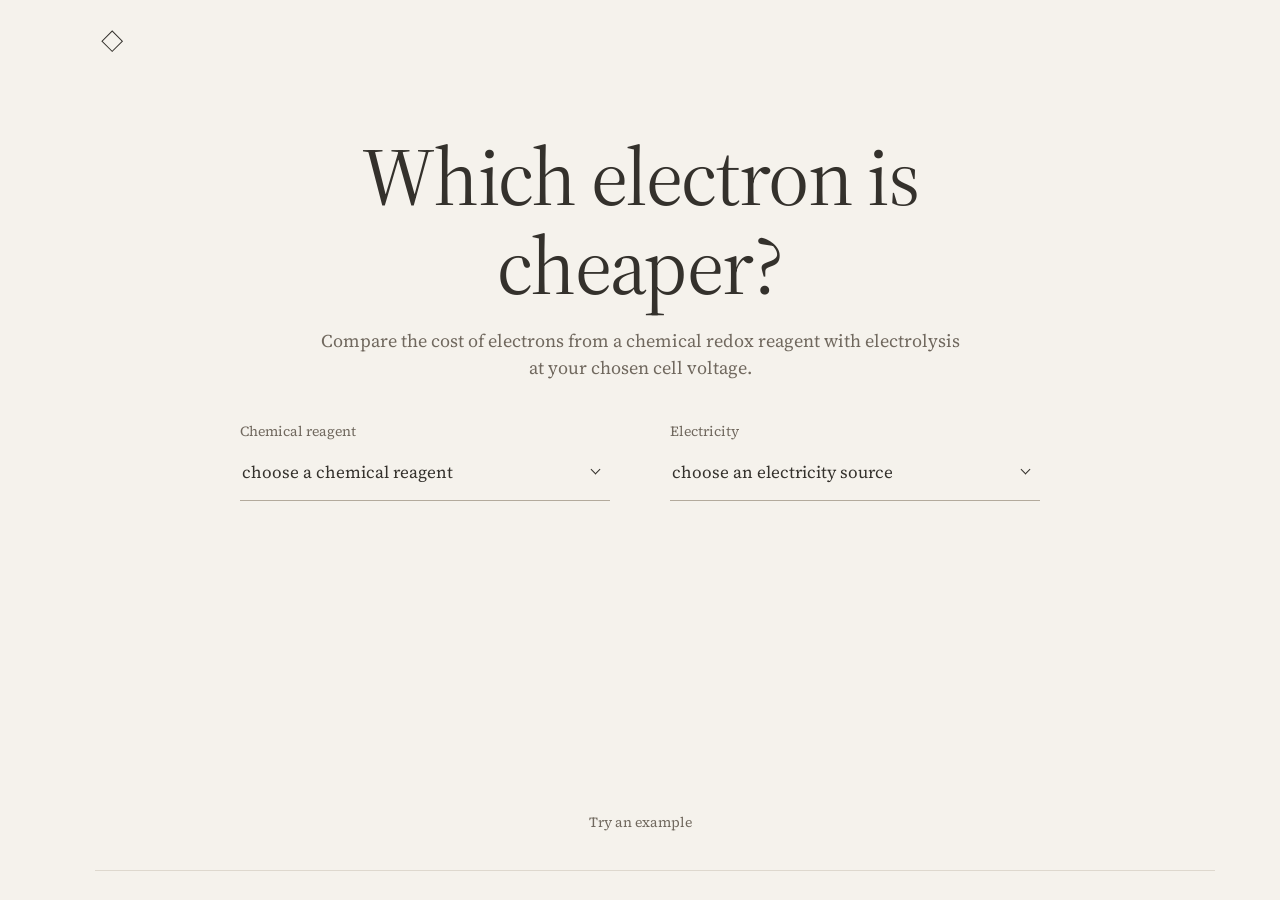
<file: index.html>
<!doctype html>
<html lang="en"><head><script src="theme-init.js?v=20261118-theme-fix"></script><meta charset="utf-8"><meta name="viewport" content="width=device-width,initial-scale=1"><meta name="theme-color" content="#f5f2ec"><title>Which electron is cheaper?</title><link rel="stylesheet" href="styles.css?v=20261119-centered-actions"><script defer src="model.js"></script><script defer src="chart.js?v=20261119-actions"></script><script defer src="data.js?v=20261118-progressive"></script><script defer src="share-links.js?v=20261118"></script><script defer src="navigation.js?v=20261118-readable-links"></script><script defer src="result-image.js?v=20261119-actions"></script><script defer src="compare.js?v=20261119-actions"></script><link rel="icon" type="image/svg+xml" sizes="any" href="favicon.svg?v=1">
<meta name="description" content="Compare the cost of electrons from a chemical redox reagent with electrolysis at your chosen cell voltage.">
<meta property="og:type" content="website">
<meta property="og:site_name" content="Electron Cost">
<meta property="og:title" content="Which electron is cheaper?">
<meta property="og:description" content="Compare the cost of electrons from a chemical redox reagent with electrolysis at your chosen cell voltage.">
<meta property="og:url" content="https://enlepre.github.io/electronsCost/">
<meta property="og:image" content="https://enlepre.github.io/electronsCost/social-preview-c4b608a29c4e.png">
<meta property="og:image:type" content="image/png">
<meta property="og:image:width" content="1200">
<meta property="og:image:height" content="630">
<meta property="og:image:alt" content="Which electron is cheaper? — Compare the cost of electrons from a chemical redox reagent with electrolysis at your chosen cell voltage.">
<meta name="twitter:card" content="summary_large_image">
<meta name="twitter:title" content="Which electron is cheaper?">
<meta name="twitter:description" content="Compare the cost of electrons from a chemical redox reagent with electrolysis at your chosen cell voltage.">
<meta name="twitter:image" content="https://enlepre.github.io/electronsCost/social-preview-c4b608a29c4e.png">
<meta name="twitter:image:alt" content="Which electron is cheaper? — Compare the cost of electrons from a chemical redox reagent with electrolysis at your chosen cell voltage.">
<script defer src="menu.js?v=20261118-footer"></script><script defer src="dropdowns.js?v=20261118"></script></head>
<body class="compare-page"><header class="site-header shell"><div class="menu"><svg class="menu-outline" aria-hidden="true" focusable="false"><rect width="100%" height="100%" vector-effect="non-scaling-stroke" /></svg><button class="menu-toggle" type="button" aria-expanded="false" aria-controls="main-menu" aria-label="Open navigation"><span aria-hidden="true"></span></button><nav id="main-menu" aria-label="Main navigation" inert><a class="brand" data-scenario-link href="index.html">Electron Cost</a><a data-scenario-link href="details.html">Details</a><a data-scenario-link href="assumptions.html">Assumptions</a><a data-scenario-link href="sources.html">Sources</a><button id="theme" class="theme-toggle" type="button" aria-label="Switch to dark mode" title="Switch to dark mode" aria-pressed="false"><svg class="theme-moon" viewBox="0 0 24 24" width="22" height="22" fill="none" stroke="currentColor" stroke-width="1.5" stroke-linecap="round" stroke-linejoin="round" aria-hidden="true"><path d="M20.9 13.1A9 9 0 0 1 10.9 3.1a9 9 0 1 0 10 10Z"/></svg><svg class="theme-sun" viewBox="0 0 24 24" width="22" height="22" fill="none" stroke="currentColor" stroke-width="1.5" stroke-linecap="round" aria-hidden="true"><circle cx="12" cy="12" r="4"/><path d="M12 2v2m0 16v2M2 12h2m16 0h2M4.93 4.93l1.42 1.42m11.3 11.3 1.42 1.42M4.93 19.07l1.42-1.42m11.3-11.3 1.42-1.42"/></svg></button></nav></div></header><a class="skip" href="#comparison">Skip to comparison</a>
<main class="shell comparison-shell">
<section class="question"><h1>Which electron is cheaper?</h1><p class="subtitle">Compare the cost of electrons from a chemical redox reagent with electrolysis at your chosen cell voltage.</p></section>
<section id="comparison" aria-label="Compare electron costs">
<div class="choices">
<div class="choice chemical-choice"><label class="choice-label" for="reagent">Chemical reagent</label><select id="reagent"><option value="" disabled selected>choose a chemical reagent</option></select><output id="chemical-price" class="choice-price" hidden aria-live="polite"></output><p id="reagent-mass-price" class="tariff-price" aria-live="polite" hidden></p></div>
<div class="choice electricity-choice"><div class="electricity-heading"><label class="choice-label" for="energy">Electricity</label><label id="metric-control" class="check metric-toggle" hidden><input type="checkbox" id="valcoe"> Use VALCOE</label></div><select id="energy"><option value="" disabled selected>choose an electricity source</option></select><output id="energy-price" class="choice-price" aria-live="polite"></output><p id="tariff-price" class="tariff-price" hidden></p><p id="metric-status" class="caption" role="status"></p></div>
</div>
<section id="voltage-comparison" class="simple-plot" aria-label="Voltage comparison" hidden>
<p id="comparison-status" class="comparison-status" aria-live="polite"></p>
<div class="voltage-heading"><label for="voltage-slider">Cell voltage</label><output id="voltage-value" for="voltage-slider">1 V</output><label class="range-label" for="max-voltage">max V <input id="max-voltage" type="number" min="0.01" step="any" value="5" required></label></div>
<input id="voltage-slider" type="range" min="0" max="5" step="0.005" value="1" aria-describedby="voltage-description" disabled>
<span id="voltage-description" class="sr-only">Change the full cell voltage to move the comparison marker on the graph. Adjust max V to change the voltage range.</span>
<div id="graph-area" hidden><p class="chart-unit">Cost per useful mole of electrons (mUSD/mol e⁻; 1 mUSD = 0.001 USD)</p><svg id="comparison-chart" viewBox="0 0 900 330" role="img" aria-labelledby="chart-title chart-description"></svg></div>

<div class="reset-row"><button id="center-break-even" class="start-over" type="button" title="Center at break even" disabled><svg class="action-icon" viewBox="0 0 24 24" fill="none" stroke="currentColor" stroke-width="1.5" stroke-linecap="round" stroke-linejoin="round" aria-hidden="true"><circle cx="12" cy="12" r="6"/><path d="M12 2v4m0 12v4M2 12h4m12 0h4"/></svg>Center</button><button id="start-over" class="start-over" type="button" title="Clear both selections"><svg class="action-icon" viewBox="0 0 24 24" fill="none" stroke="currentColor" stroke-width="1.5" stroke-linecap="round" stroke-linejoin="round" aria-hidden="true"><path d="M3 10a9 9 0 1 1 2 8M3 4v6h6"/></svg>Start Over</button><button id="download-result" class="start-over" type="button" title="Download result image" disabled><svg class="action-icon" viewBox="0 0 24 24" fill="none" stroke="currentColor" stroke-width="1.5" stroke-linecap="round" stroke-linejoin="round" aria-hidden="true"><rect x="3" y="3" width="18" height="18" rx="1"/><circle cx="8" cy="8" r="1.5"/><path d="m3 17 6-6 4 4 3-3 5 5"/></svg>Image</button><button id="share-comparison" class="start-over" type="button" title="Copy comparison link" disabled><svg class="action-icon" viewBox="0 0 24 24" fill="none" stroke="currentColor" stroke-width="1.5" stroke-linecap="round" stroke-linejoin="round" aria-hidden="true"><path d="M14 3h7v7m0-7L10 14M10 5H3v16h16v-7"/></svg>Share</button></div><p id="share-status" class="caption action-status" role="status"></p><div id="share-fallback" hidden><label for="share-url">Comparison link</label><input id="share-url" type="text" readonly></div></section><p id="simple-error" role="alert" hidden></p></section></main><div id="example-footer" class="example-footer shell"><button id="try-example" type="button">Try an example</button></div><footer class="shell repository-footer"><div class="footer-links"></div></footer><noscript>This calculator requires JavaScript.</noscript></body></html>
</file>
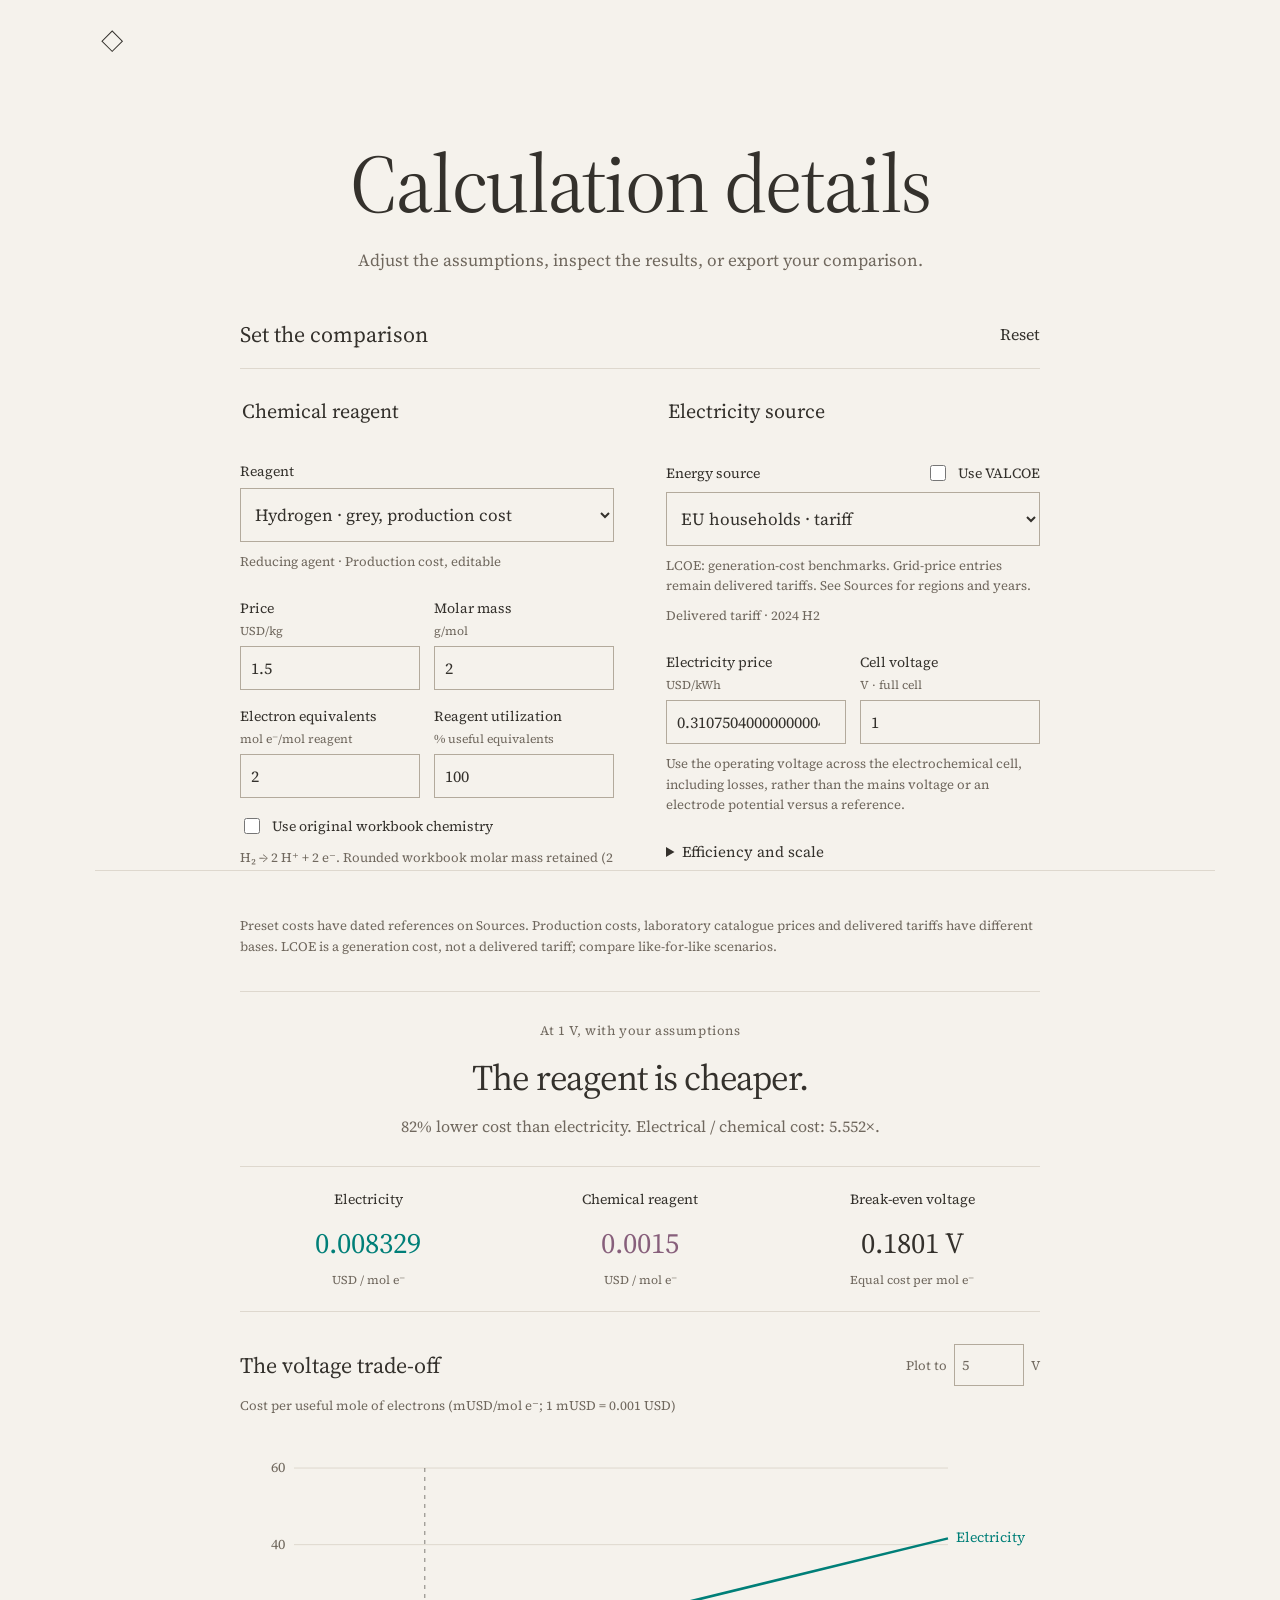
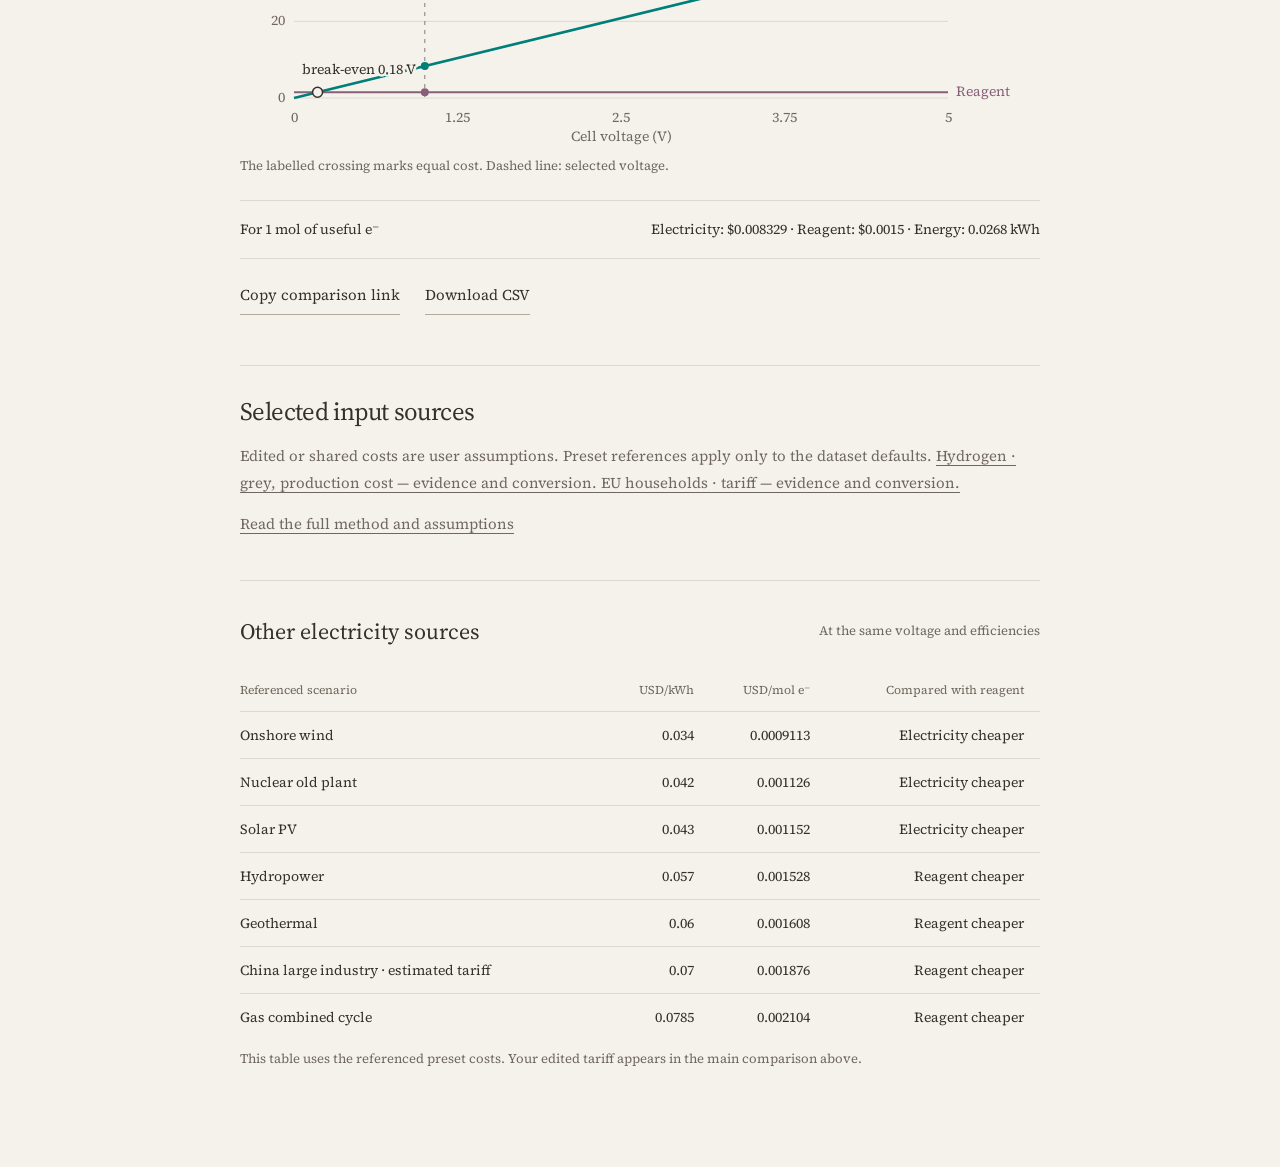
<file: details.html>
<!doctype html>
<html lang="en"><head><script src="theme-init.js?v=20261118-theme-fix"></script><meta charset="utf-8"><meta name="viewport" content="width=device-width,initial-scale=1"><meta name="description" content="Compare the cost of chemical electron equivalents with electricity at a chosen cell voltage. Explore break-even voltages and share your assumptions."><meta name="theme-color" content="#f5f2ec"><title>Details · Electron Cost</title><link rel="stylesheet" href="styles.css?v=20261119-centered-actions"><script defer src="model.js"></script><script defer src="chart.js?v=20261119-actions"></script><script defer src="data.js?v=20261118-progressive"></script><script defer src="share-links.js?v=20261118"></script><script defer src="navigation.js?v=20261118-readable-links"></script><script defer src="app.js?v=20261119-actions"></script><link rel="icon" type="image/svg+xml" sizes="any" href="favicon.svg?v=1">
<meta name="description" content="Compare the cost of electrons from a chemical redox reagent with electrolysis at your chosen cell voltage.">
<meta property="og:type" content="website">
<meta property="og:site_name" content="Electron Cost">
<meta property="og:title" content="Which electron is cheaper?">
<meta property="og:description" content="Compare the cost of electrons from a chemical redox reagent with electrolysis at your chosen cell voltage.">
<meta property="og:url" content="https://enlepre.github.io/electronsCost/details.html">
<meta property="og:image" content="https://enlepre.github.io/electronsCost/social-preview-c4b608a29c4e.png">
<meta property="og:image:type" content="image/png">
<meta property="og:image:width" content="1200">
<meta property="og:image:height" content="630">
<meta property="og:image:alt" content="Which electron is cheaper? — Compare the cost of electrons from a chemical redox reagent with electrolysis at your chosen cell voltage.">
<meta name="twitter:card" content="summary_large_image">
<meta name="twitter:title" content="Which electron is cheaper?">
<meta name="twitter:description" content="Compare the cost of electrons from a chemical redox reagent with electrolysis at your chosen cell voltage.">
<meta name="twitter:image" content="https://enlepre.github.io/electronsCost/social-preview-c4b608a29c4e.png">
<meta name="twitter:image:alt" content="Which electron is cheaper? — Compare the cost of electrons from a chemical redox reagent with electrolysis at your chosen cell voltage.">
<script defer src="menu.js?v=20261118-footer"></script></head>
<body class="details-page"><header class="site-header shell"><div class="menu"><svg class="menu-outline" aria-hidden="true" focusable="false"><rect width="100%" height="100%" vector-effect="non-scaling-stroke" /></svg><button class="menu-toggle" type="button" aria-expanded="false" aria-controls="main-menu" aria-label="Open navigation"><span aria-hidden="true"></span></button><nav id="main-menu" aria-label="Main navigation" inert><a class="brand" data-scenario-link href="index.html">Electron Cost</a><a data-scenario-link href="details.html">Details</a><a data-scenario-link href="assumptions.html">Assumptions</a><a data-scenario-link href="sources.html">Sources</a><button id="theme" class="theme-toggle" type="button" aria-label="Switch to dark mode" title="Switch to dark mode" aria-pressed="false"><svg class="theme-moon" viewBox="0 0 24 24" width="22" height="22" fill="none" stroke="currentColor" stroke-width="1.5" stroke-linecap="round" stroke-linejoin="round" aria-hidden="true"><path d="M20.9 13.1A9 9 0 0 1 10.9 3.1a9 9 0 1 0 10 10Z"/></svg><svg class="theme-sun" viewBox="0 0 24 24" width="22" height="22" fill="none" stroke="currentColor" stroke-width="1.5" stroke-linecap="round" aria-hidden="true"><circle cx="12" cy="12" r="4"/><path d="M12 2v2m0 16v2M2 12h2m16 0h2M4.93 4.93l1.42 1.42m11.3 11.3 1.42 1.42M4.93 19.07l1.42-1.42m11.3-11.3 1.42-1.42"/></svg></button></nav></div></header><a class="skip" href="#calculator">Skip to calculator</a>

<main class="shell comparison-shell"><section class="intro details-intro"><h1>Calculation details</h1><p class="intro-copy">Adjust the assumptions, inspect the results, or export your comparison.</p></section>
<section id="calculator" class="workspace" aria-label="Electron cost calculator">
<form id="inputs" novalidate><div class="section-head"><h2>Set the comparison</h2><button type="button" id="reset-inputs">Reset</button></div>
<div class="detail-choices"><fieldset><legend>Chemical reagent</legend>
<label for="reagent">Reagent</label><select id="reagent"></select><p id="reagent-type" class="caption"></p>
<div class="pair"><div><label for="price">Price <small>USD/kg</small></label><input id="price" type="number" min="0" step="any" required></div><div><label for="mass">Molar mass <small>g/mol</small></label><input id="mass" type="number" min="0.000001" step="any" required></div></div>
<div class="pair"><div><label for="electrons">Electron equivalents <small>mol e⁻/mol reagent</small></label><input id="electrons" type="number" min="0.000001" step="any" required></div><div><label for="utilization">Reagent utilization <small>% useful equivalents</small></label><input id="utilization" type="number" min="0.000001" max="100" step="any" value="100" required></div></div>
<label class="check"><input id="legacy" type="checkbox"> Use original workbook chemistry</label><p id="reaction" class="caption"></p>
</fieldset>
<fieldset><legend>Electricity source</legend><div class="electricity-heading"><label for="energy">Energy source</label><label class="check metric-toggle"><input type="checkbox" id="valcoe" aria-describedby="metric-note"> Use VALCOE</label></div><select id="energy"></select><p id="metric-note" class="caption"></p><p id="metric-status" class="caption" role="status"></p><p id="energy-note" class="caption"></p>
<div class="pair"><div><label for="tariff">Electricity price <small>USD/kWh</small></label><input id="tariff" type="number" min="0" step="any" required></div><div><label for="voltage">Cell voltage <small>V · full cell</small></label><input id="voltage" type="number" min="0" step="any" value="1" required></div></div>
<p class="caption">Use the operating voltage across the electrochemical cell, including losses, rather than the mains voltage or an electrode potential versus a reference.</p>
<details><summary>Efficiency and scale</summary><div class="pair"><div><label for="faradaic">Faradaic efficiency <small>%</small></label><input id="faradaic" type="number" min="0.000001" max="100" step="any" value="100" required></div><div><label for="supply">Power supply efficiency <small>%</small></label><input id="supply" type="number" min="0.000001" max="100" step="any" value="100" required></div></div><label for="amount">Useful electron equivalents required <small>mol e⁻</small></label><input id="amount" type="number" min="0.000001" step="any" value="1" required><p class="caption">For product-scale costs, multiply moles of product by electrons required per molecule.</p></details>
</fieldset></div><p class="caption">Preset costs have dated references on Sources. Production costs, laboratory catalogue prices and delivered tariffs have different bases. LCOE is a generation cost, not a delivered tariff; compare like-for-like scenarios.</p></form>
<div class="output"><p id="error" role="alert" hidden></p><div id="results"><section class="verdict" aria-live="polite" aria-atomic="true"><p class="eyebrow">At <span id="at-voltage"></span> V, with your assumptions</p><h2 id="winner"></h2><p id="difference"></p></section>
<div class="metrics"><div><p>Electricity</p><strong id="electrical"></strong><small>USD / mol e⁻</small></div><div><p>Chemical reagent</p><strong id="chemical"></strong><small>USD / mol e⁻</small></div><div><p>Break-even voltage</p><strong id="break-even"></strong><small id="break-note"></small></div></div>
<section class="plot-section"><div class="section-head"><h2>The voltage trade-off</h2><label class="range-label" for="plot-max">Plot to <input id="plot-max" type="number" min="0.01" step="any" value="5"> V</label></div><p class="caption">Cost per useful mole of electrons (mUSD/mol e⁻; 1 mUSD = 0.001 USD)</p><svg id="chart" viewBox="0 0 650 300" role="img" aria-labelledby="chart-title chart-desc"></svg><p id="plot-note" class="caption"></p></section>
<div class="scale"><span id="scale-label"></span><span id="scale-value"></span></div><div class="actions"><button id="share">Copy comparison link</button><button id="export">Download CSV</button></div><p id="status" role="status" class="caption"></p><label id="share-fallback" hidden>Copy this link<input id="share-url" readonly></label>
</div></div></section>
<section class="method"><h2>Selected input sources</h2><p id="provenance"></p><p><a data-scenario-link href="assumptions.html">Read the full method and assumptions</a></p></section><section class="ranking"><div class="section-head"><h2>Other electricity sources</h2><p class="caption">At the same voltage and efficiencies</p></div><div class="table-scroll"><table><caption class="sr-only">Referenced electricity scenarios ranked by cost; price bases differ.</caption><thead><tr><th scope="col">Referenced scenario</th><th scope="col">USD/kWh</th><th scope="col">USD/mol e⁻</th><th scope="col">Compared with reagent</th></tr></thead><tbody id="ranking"></tbody></table></div><p class="caption">This table uses the referenced preset costs. Your edited tariff appears in the main comparison above.</p></section>
</main><footer class="shell repository-footer"><div class="footer-links"></div></footer><noscript>This calculator requires JavaScript. Enable it to calculate costs.</noscript></body></html>
</file>
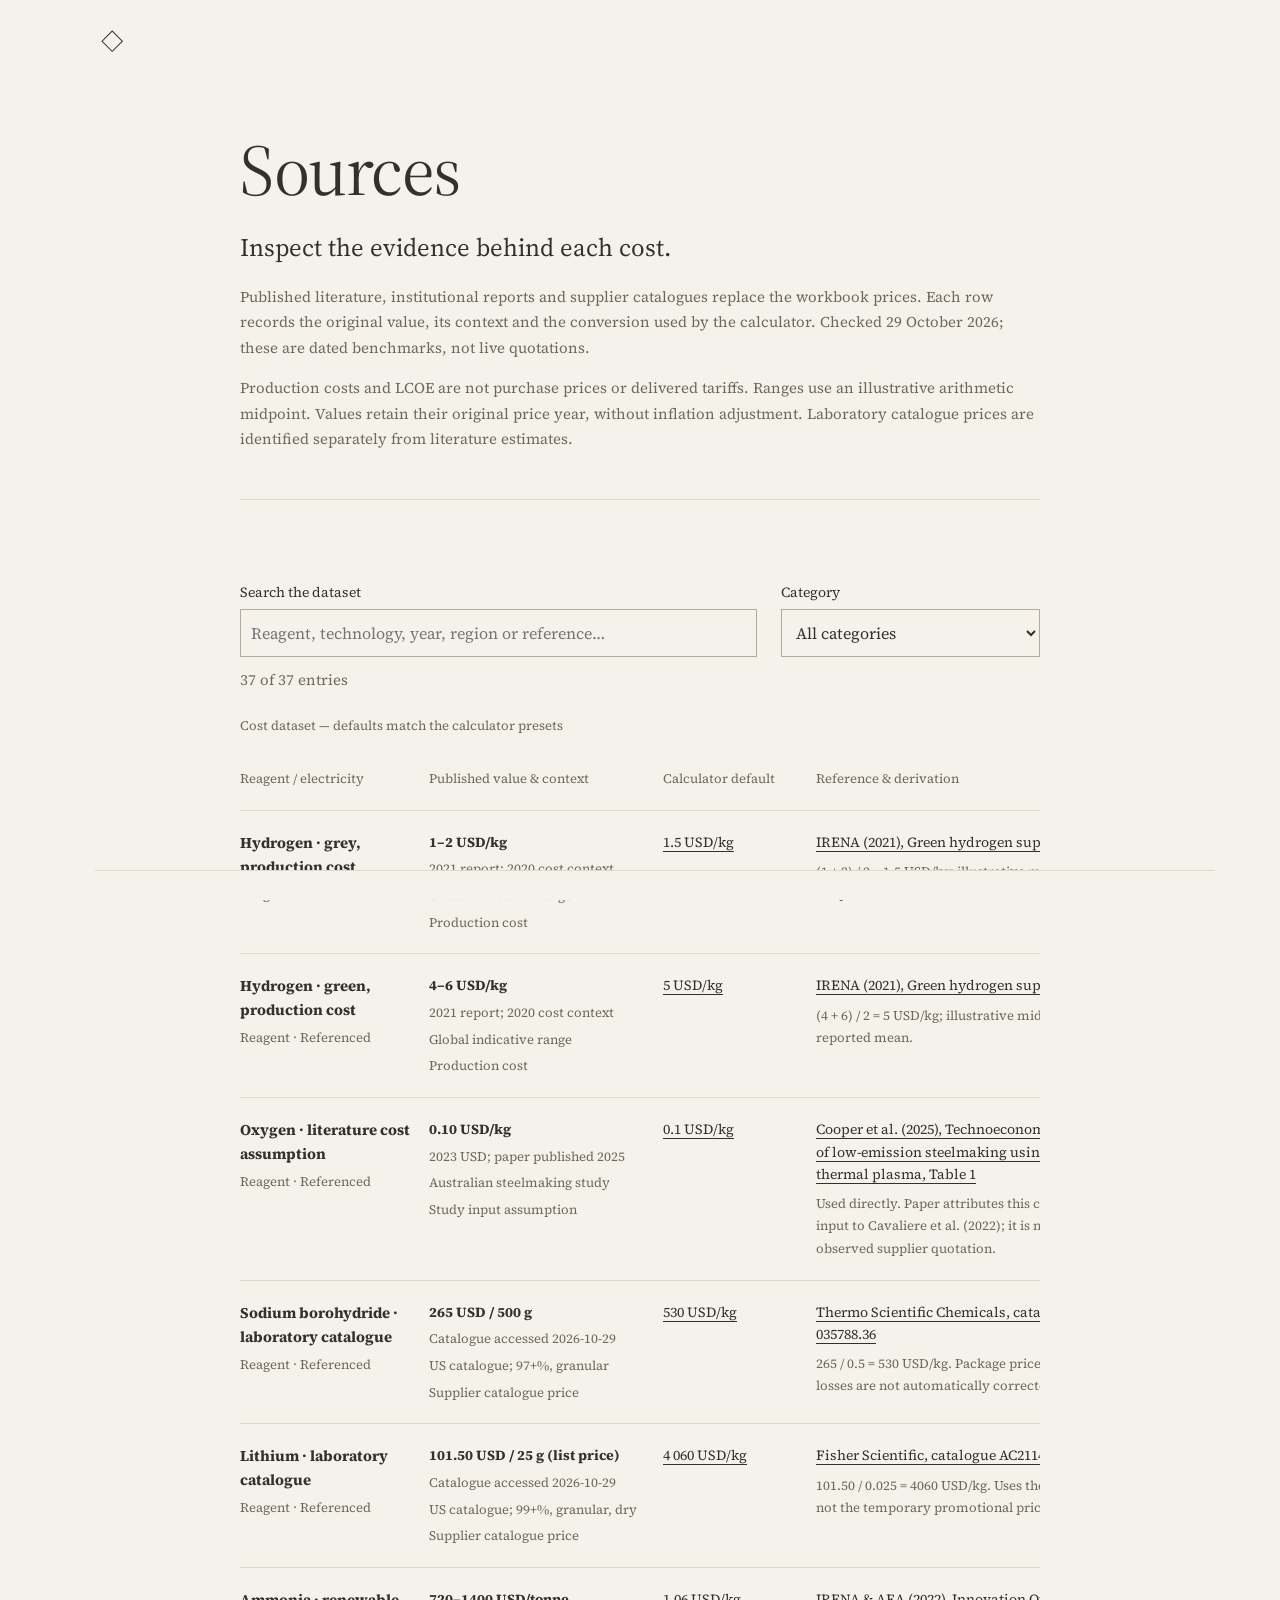
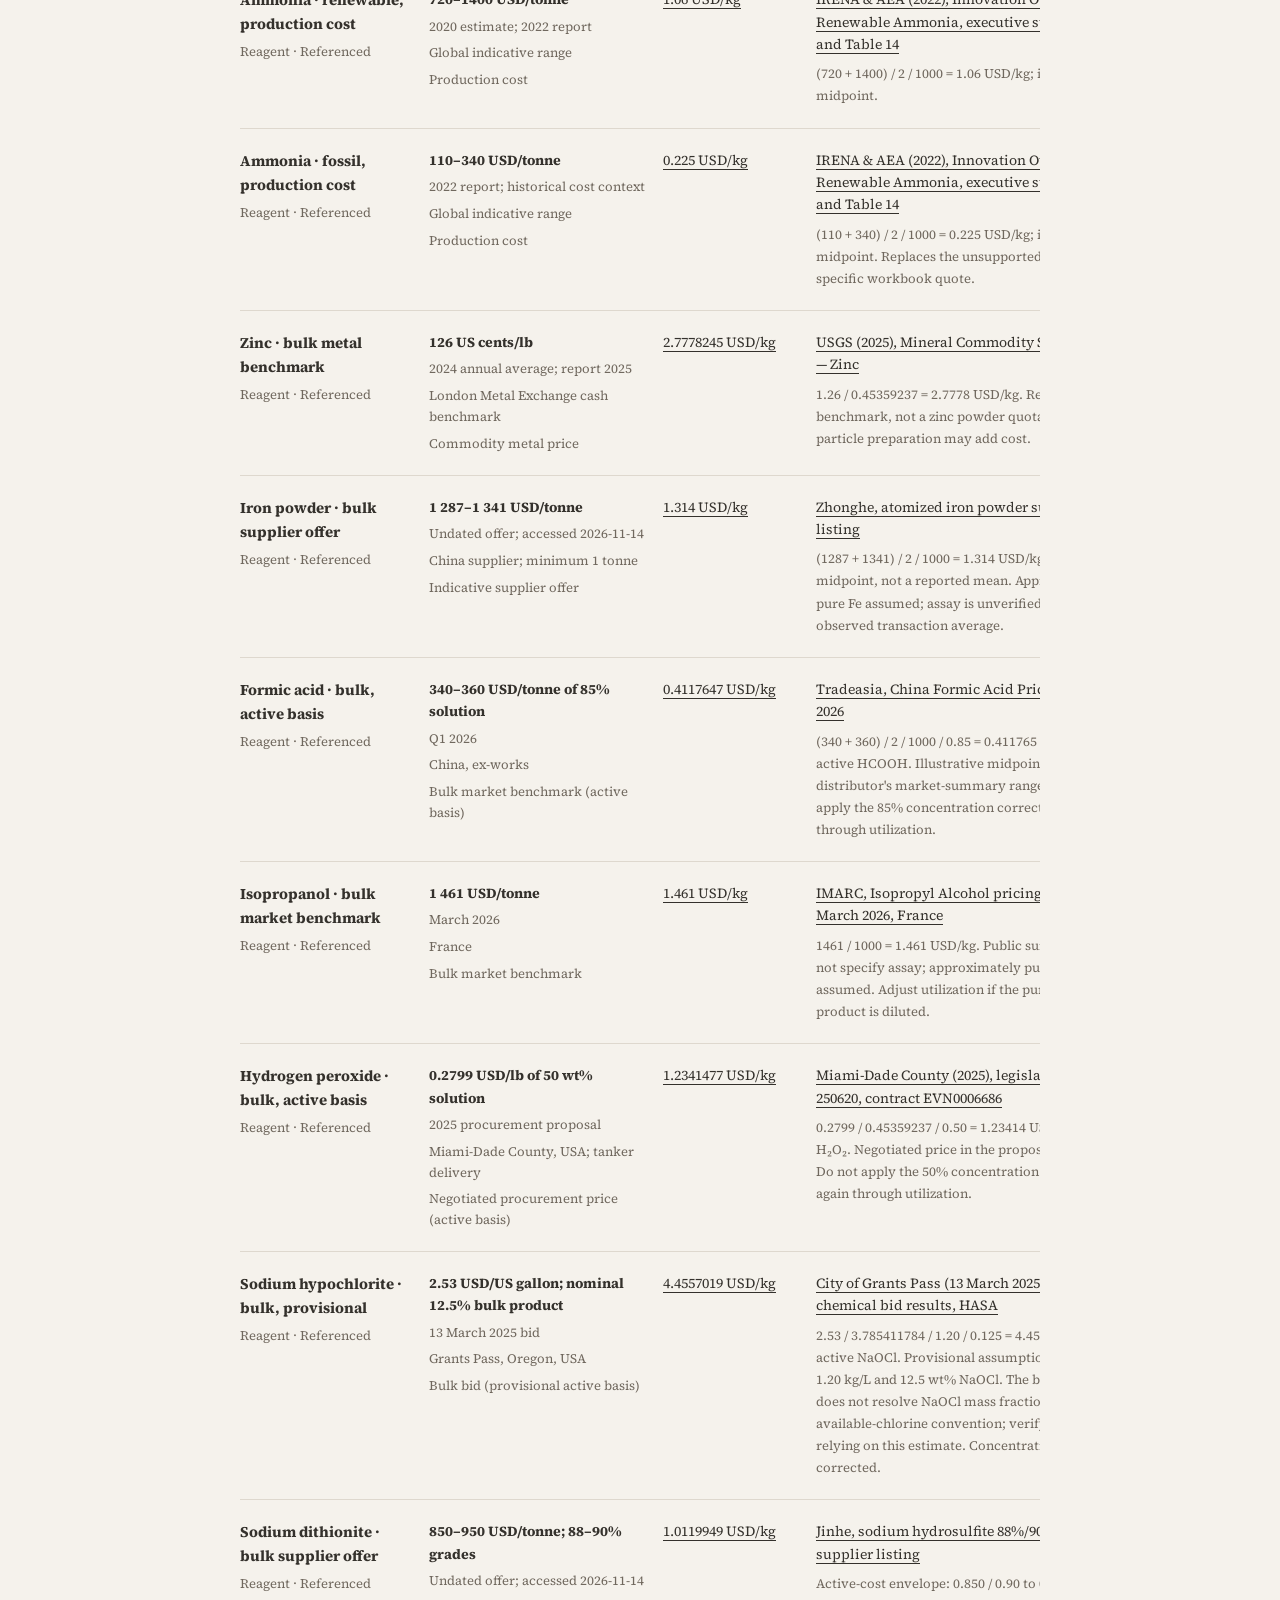
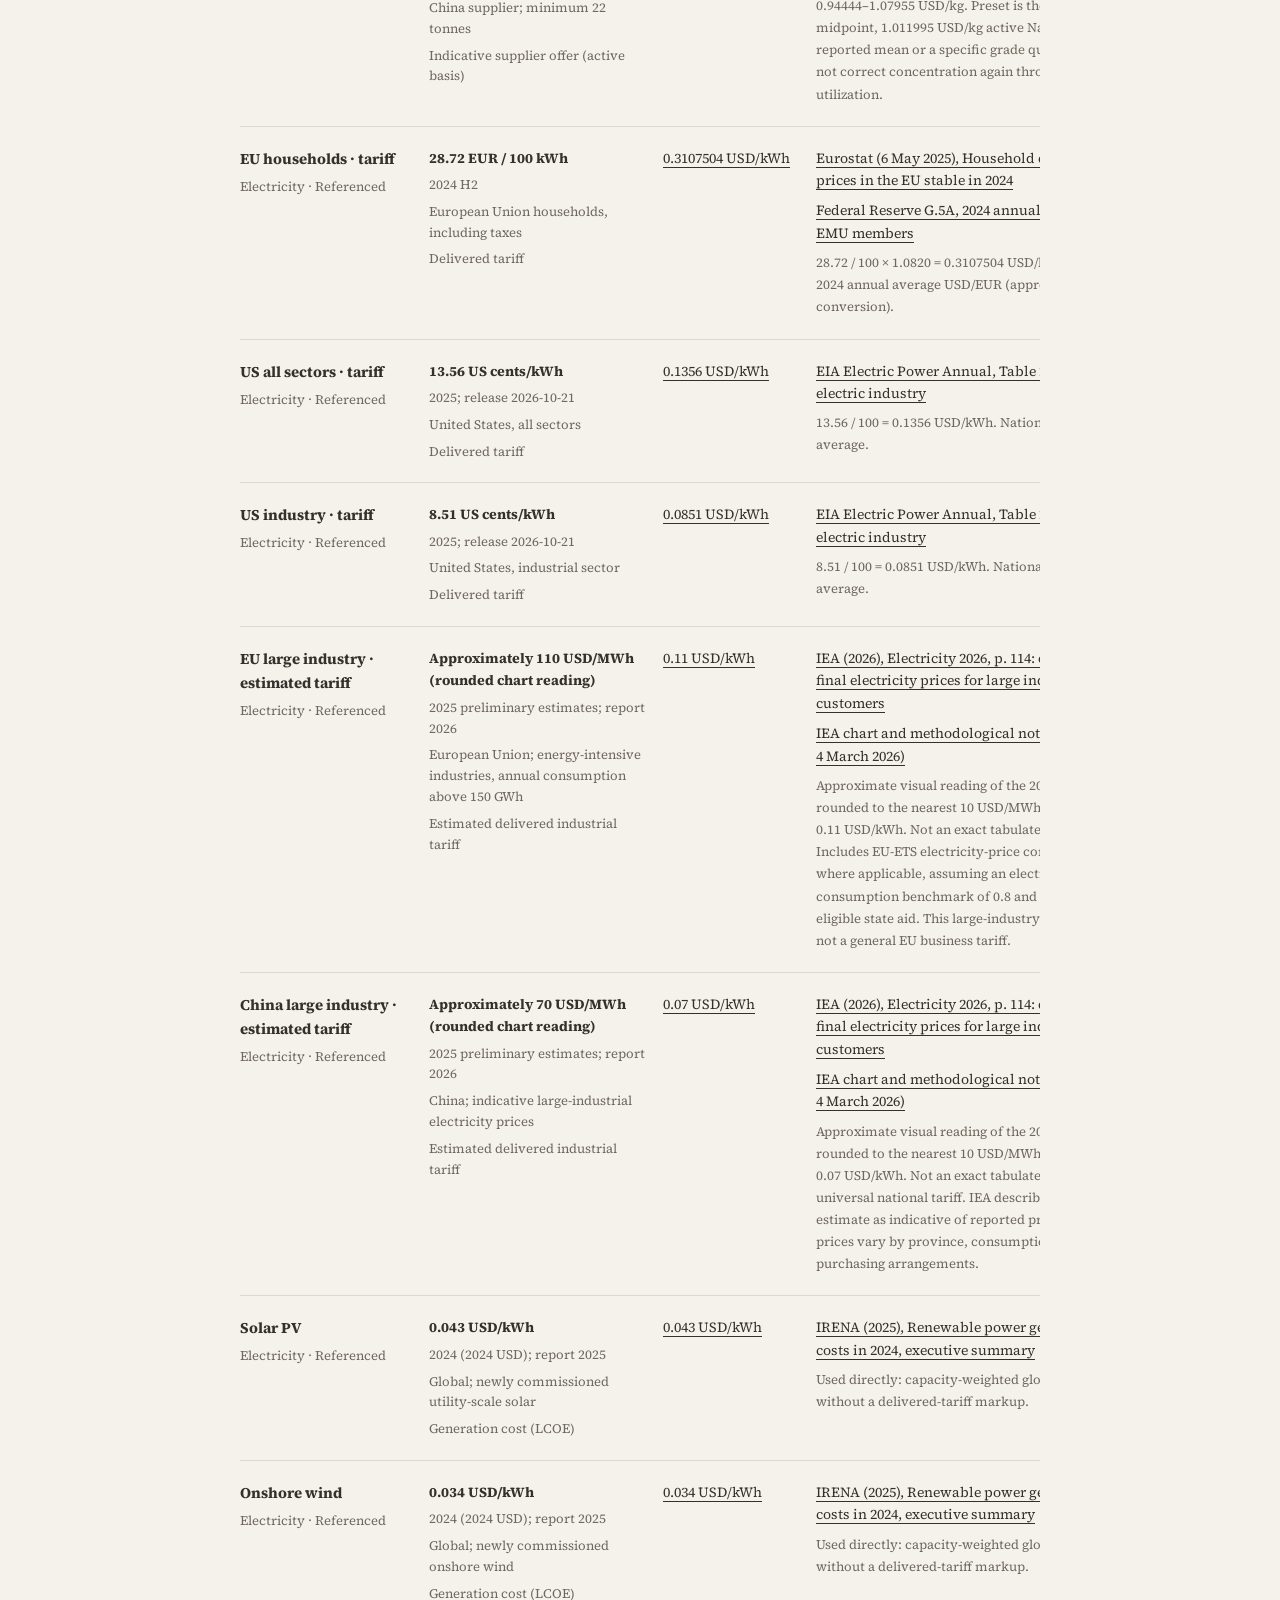
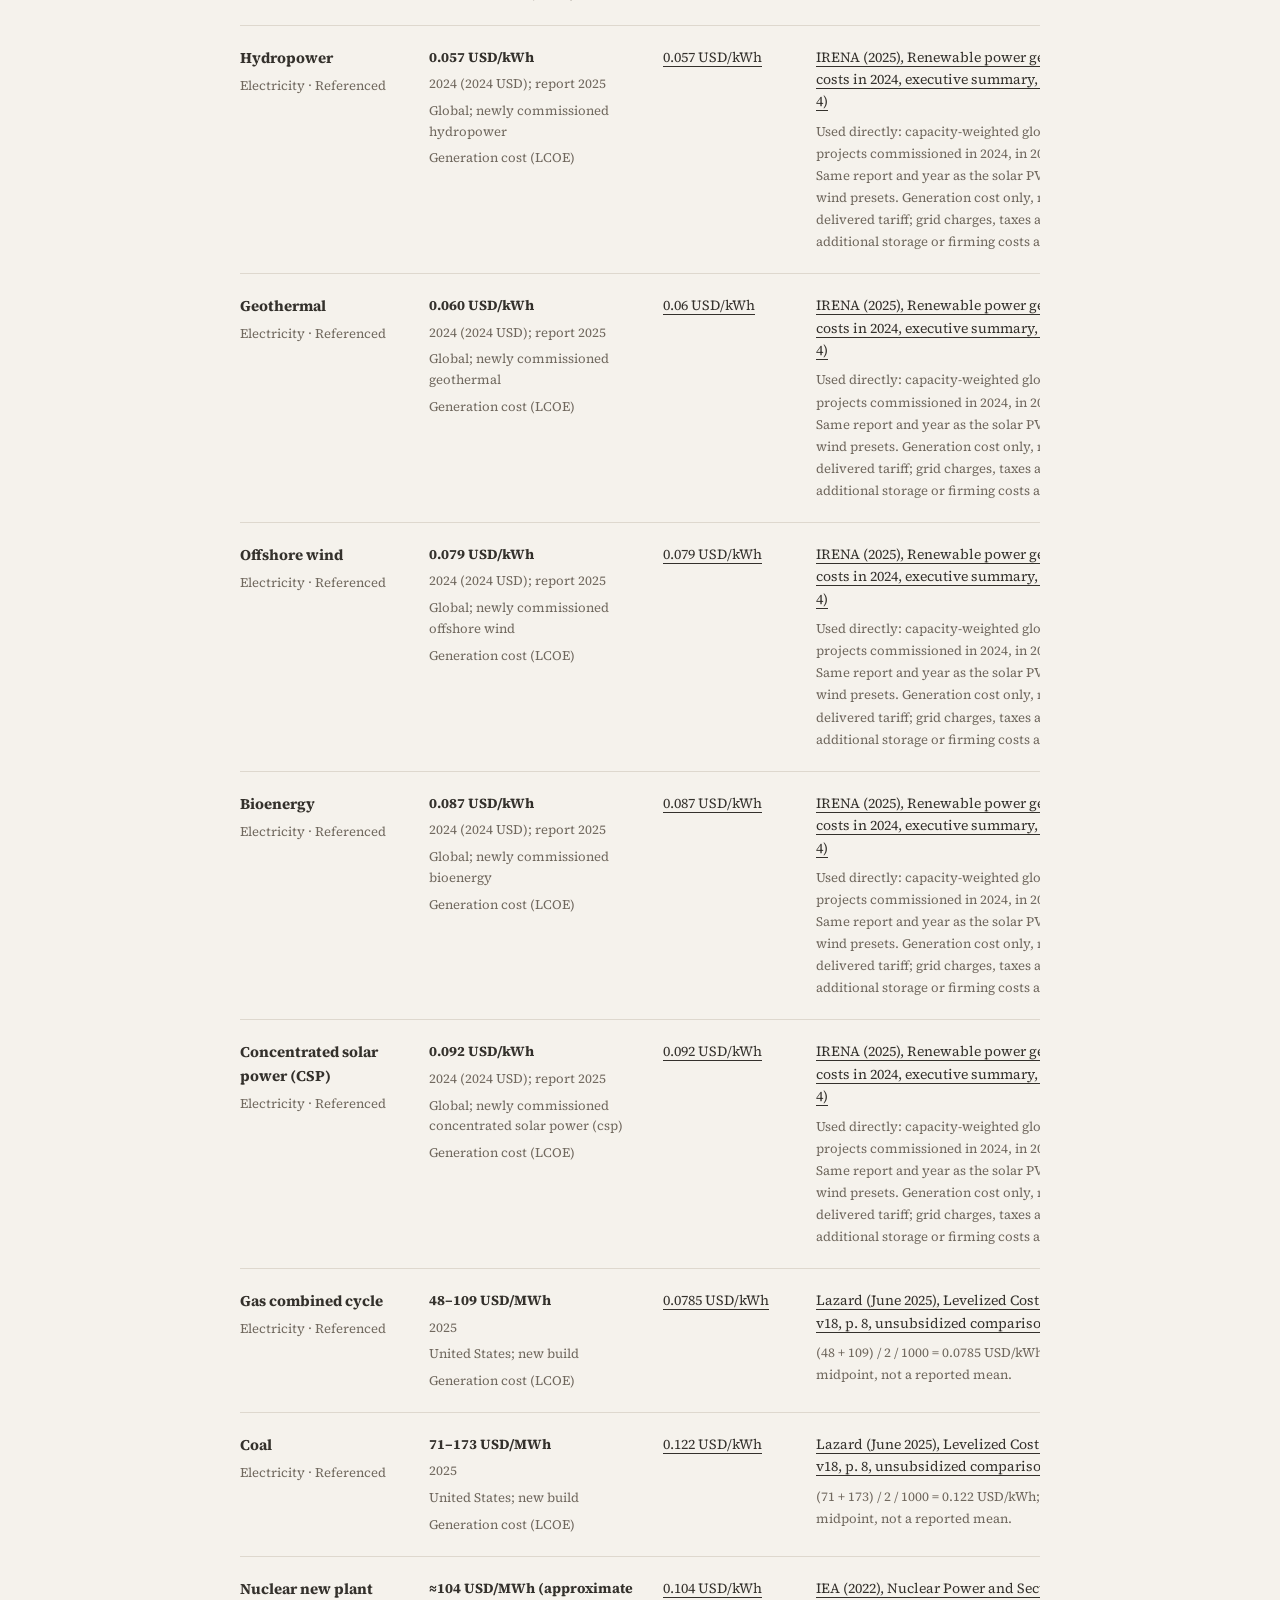
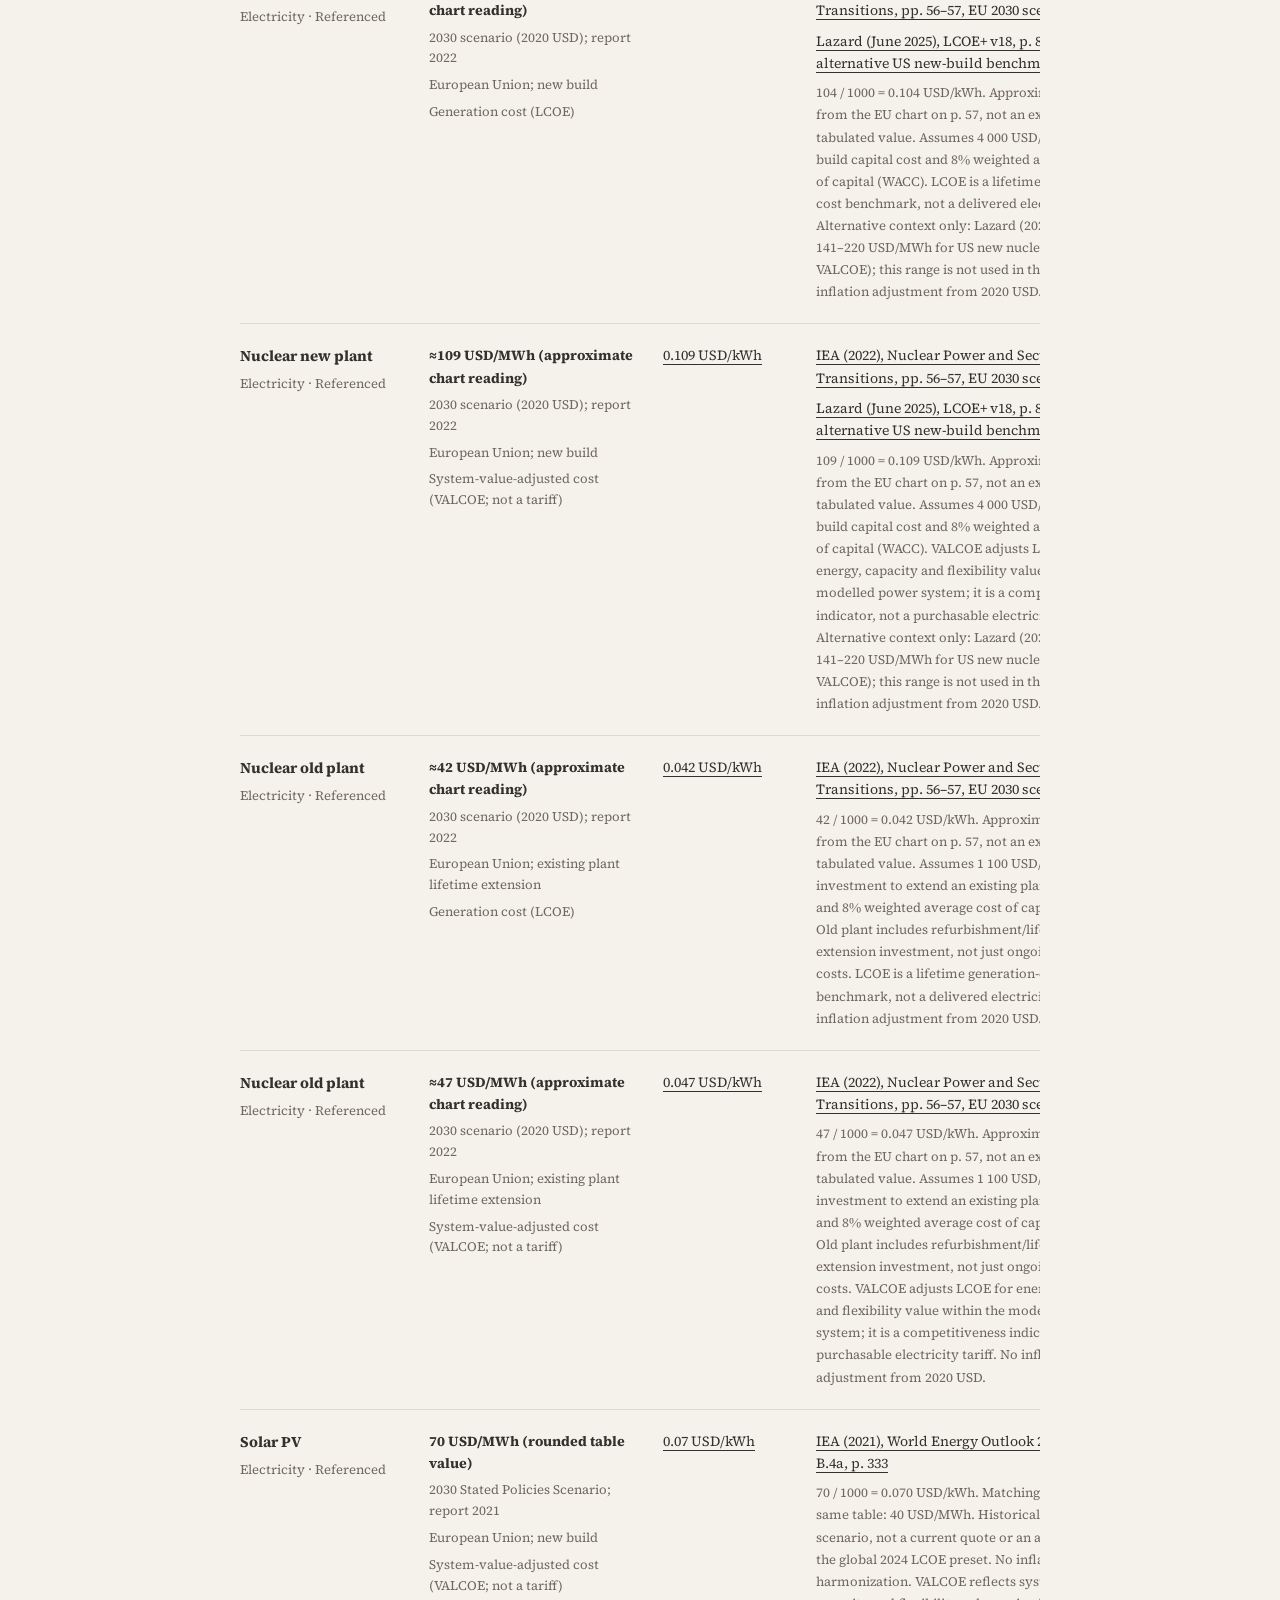
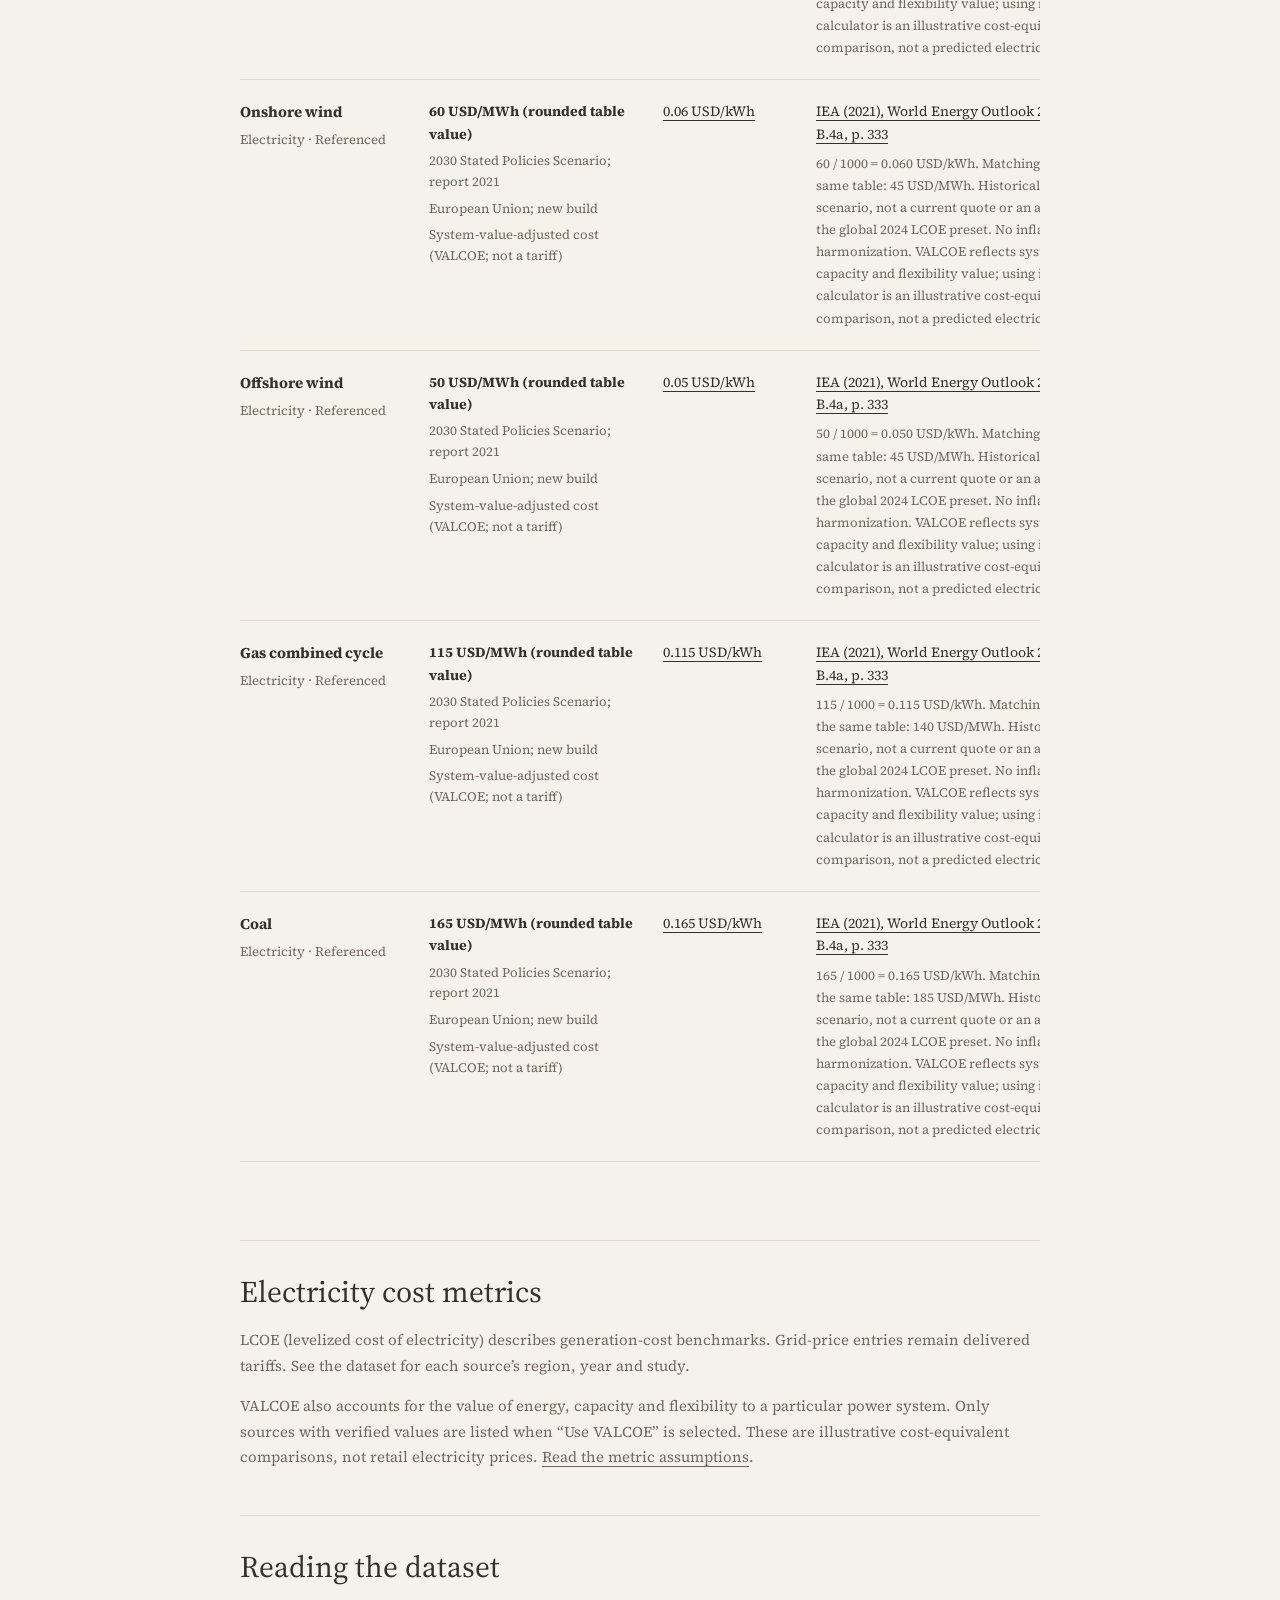
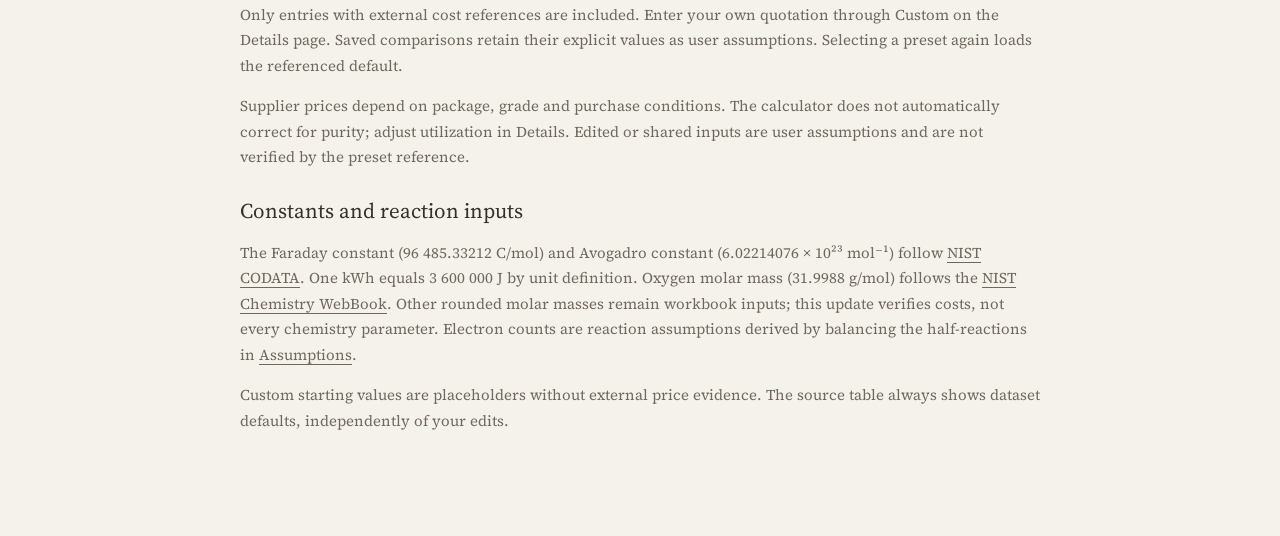
<file: sources.html>
<!doctype html>
<html lang="en"><head><script src="theme-init.js?v=20261118-theme-fix"></script><meta charset="utf-8"><meta name="viewport" content="width=device-width,initial-scale=1"><meta name="theme-color" content="#f5f2ec"><title>Sources · Electron Cost</title><link rel="stylesheet" href="styles.css?v=20261119-centered-actions"><script defer src="model.js"></script><script defer src="data.js?v=20261118-progressive"></script><script defer src="share-links.js?v=20261118"></script><script defer src="navigation.js?v=20261118-readable-links"></script><script defer src="sources.js?v=20261119-actions"></script><link rel="icon" type="image/svg+xml" sizes="any" href="favicon.svg?v=1">
<meta name="description" content="Compare the cost of electrons from a chemical redox reagent with electrolysis at your chosen cell voltage.">
<meta property="og:type" content="website">
<meta property="og:site_name" content="Electron Cost">
<meta property="og:title" content="Which electron is cheaper?">
<meta property="og:description" content="Compare the cost of electrons from a chemical redox reagent with electrolysis at your chosen cell voltage.">
<meta property="og:url" content="https://enlepre.github.io/electronsCost/sources.html">
<meta property="og:image" content="https://enlepre.github.io/electronsCost/social-preview-c4b608a29c4e.png">
<meta property="og:image:type" content="image/png">
<meta property="og:image:width" content="1200">
<meta property="og:image:height" content="630">
<meta property="og:image:alt" content="Which electron is cheaper? — Compare the cost of electrons from a chemical redox reagent with electrolysis at your chosen cell voltage.">
<meta name="twitter:card" content="summary_large_image">
<meta name="twitter:title" content="Which electron is cheaper?">
<meta name="twitter:description" content="Compare the cost of electrons from a chemical redox reagent with electrolysis at your chosen cell voltage.">
<meta name="twitter:image" content="https://enlepre.github.io/electronsCost/social-preview-c4b608a29c4e.png">
<meta name="twitter:image:alt" content="Which electron is cheaper? — Compare the cost of electrons from a chemical redox reagent with electrolysis at your chosen cell voltage.">
<script defer src="menu.js?v=20261118-footer"></script></head>
<body class="support-page"><header class="site-header shell"><div class="menu"><svg class="menu-outline" aria-hidden="true" focusable="false"><rect width="100%" height="100%" vector-effect="non-scaling-stroke" /></svg><button class="menu-toggle" type="button" aria-expanded="false" aria-controls="main-menu" aria-label="Open navigation"><span aria-hidden="true"></span></button><nav id="main-menu" aria-label="Main navigation" inert><a class="brand" data-scenario-link href="index.html">Electron Cost</a><a data-scenario-link href="details.html">Details</a><a data-scenario-link href="assumptions.html">Assumptions</a><a data-scenario-link href="sources.html">Sources</a><button id="theme" class="theme-toggle" type="button" aria-label="Switch to dark mode" title="Switch to dark mode" aria-pressed="false"><svg class="theme-moon" viewBox="0 0 24 24" width="22" height="22" fill="none" stroke="currentColor" stroke-width="1.5" stroke-linecap="round" stroke-linejoin="round" aria-hidden="true"><path d="M20.9 13.1A9 9 0 0 1 10.9 3.1a9 9 0 1 0 10 10Z"/></svg><svg class="theme-sun" viewBox="0 0 24 24" width="22" height="22" fill="none" stroke="currentColor" stroke-width="1.5" stroke-linecap="round" aria-hidden="true"><circle cx="12" cy="12" r="4"/><path d="M12 2v2m0 16v2M2 12h2m16 0h2M4.93 4.93l1.42 1.42m11.3 11.3 1.42 1.42M4.93 19.07l1.42-1.42m11.3-11.3 1.42-1.42"/></svg></button></nav></div></header><main class="shell sources-page"><section class="sources-intro"><h1>Sources</h1><p class="lead">Inspect the evidence behind each cost.</p><p>Published literature, institutional reports and supplier catalogues replace the workbook prices. Each row records the original value, its context and the conversion used by the calculator. Checked 29 October 2026; these are dated benchmarks, not live quotations.</p><p>Production costs and LCOE are not purchase prices or delivered tariffs. Ranges use an illustrative arithmetic midpoint. Values retain their original price year, without inflation adjustment. Laboratory catalogue prices are identified separately from literature estimates.</p></section>
<section aria-label="Search the source dataset"><div class="source-controls"><div><label for="source-search">Search the dataset</label><input id="source-search" type="search" placeholder="Reagent, technology, year, region or reference…" aria-controls="source-rows"></div><div><label for="source-kind">Category</label><select id="source-kind"><option value="">All categories</option><option>Reagent</option><option>Electricity</option></select></div></div><p id="source-count" class="caption" role="status" aria-live="polite"></p>
<div class="table-scroll" tabindex="0" role="region" aria-label="Source dataset; scroll horizontally on narrow screens"><table class="source-table"><caption>Cost dataset — defaults match the calculator presets</caption><thead><tr><th scope="col">Reagent / electricity</th><th scope="col">Published value &amp; context</th><th scope="col">Calculator default</th><th scope="col">Reference &amp; derivation</th></tr></thead><tbody id="source-rows"></tbody></table></div><p id="source-empty" hidden>No matching entries. Try another search or clear the filters.</p></section>
<section id="electricity-cost-metrics"><h2>Electricity cost metrics</h2><p>LCOE (levelized cost of electricity) describes generation-cost benchmarks. Grid-price entries remain delivered tariffs. See the dataset for each source’s region, year and study.</p><p>VALCOE also accounts for the value of energy, capacity and flexibility to a particular power system. Only sources with verified values are listed when “Use VALCOE” is selected. These are illustrative cost-equivalent comparisons, not retail electricity prices. <a href="assumptions.html#valcoe">Read the metric assumptions</a>.</p></section><section class="source-conversions"><h2>Reading the dataset</h2><p>Only entries with external cost references are included. Enter your own quotation through Custom on the Details page. Saved comparisons retain their explicit values as user assumptions. Selecting a preset again loads the referenced default.</p><p>Supplier prices depend on package, grade and purchase conditions. The calculator does not automatically correct for purity; adjust utilization in Details. Edited or shared inputs are user assumptions and are not verified by the preset reference.</p><h3>Constants and reaction inputs</h3><p>The Faraday constant (96 485.33212 C/mol) and Avogadro constant (6.02214076 × 10²³ mol⁻¹) follow <a href="https://physics.nist.gov/cuu/Constants/">NIST CODATA</a>. One kWh equals 3 600 000 J by unit definition. Oxygen molar mass (31.9988 g/mol) follows the <a href="https://webbook.nist.gov/cgi/cbook.cgi?ID=C7782447">NIST Chemistry WebBook</a>. Other rounded molar masses remain workbook inputs; this update verifies costs, not every chemistry parameter. Electron counts are reaction assumptions derived by balancing the half-reactions in <a data-scenario-link href="assumptions.html">Assumptions</a>.</p><p>Custom starting values are placeholders without external price evidence. The source table always shows dataset defaults, independently of your edits.</p></section></main><footer class="shell repository-footer"><div class="footer-links"></div></footer><noscript>Enable JavaScript to display the full reagent and electricity source catalogue.</noscript></body></html>
</file>
<file: styles.css>
@import url("https://fonts.googleapis.com/css2?family=Source+Serif+4:wght@400;600&display=swap");
:root{color-scheme:light;--paper:#f5f2ec;--ink:#34312c;--muted:#70685e;--line:#ded8ce;--control:#b3aa9c;--electric:#007f78;--chem:#875f7b;--shade:#eeebe4;--error:#973d2e}
:root[data-theme=dark]{color-scheme:dark;--paper:#272c32;--ink:#e0e4e8;--muted:#adb5bf;--line:#414850;--control:#77828e;--electric:#72c9bd;--chem:#d6a9c9;--shade:#30363d;--error:#ffb3a3}
*{box-sizing:border-box}html{scroll-behavior:smooth;scrollbar-gutter:stable}body{margin:0;background:var(--paper);color:var(--ink);font-family:Georgia,'Times New Roman',serif;-webkit-font-smoothing:antialiased}button,input,select{font:inherit;color:inherit;border-radius:0}a{color:inherit;text-underline-offset:4px}button{cursor:pointer;background:none;border:0;padding:9px 0;min-height:40px}button:hover,a:hover{color:var(--electric)}:focus-visible{outline:2px solid var(--electric);outline-offset:4px}[hidden]{display:none!important}.shell{width:min(1120px,calc(100% - 48px));margin:auto}header{display:flex;justify-content:space-between;align-items:center;padding:24px 0;border-bottom:1px solid var(--line)}.brand{font-size:21px;text-decoration:none}nav{display:flex;align-items:center;gap:24px;font-size:15px}nav a{text-decoration:none}.intro{padding:64px 0 48px}.eyebrow{color:var(--muted);font-size:13px;letter-spacing:.045em;margin:0 0 18px}h1{font-weight:400;letter-spacing:-.055em;font-size:clamp(54px,7vw,82px);line-height:1;margin:0 0 22px}.lead{font-size:28px;margin:0 0 12px}.intro-copy{color:var(--muted);line-height:1.65;font-size:17px;margin:0}h2,h3{font-weight:400}h2{font-size:25px;margin:0}h3{font-size:21px;margin:26px 0 12px}.workspace{display:grid;grid-template-columns:360px minmax(0,1fr);border-top:1px solid var(--line);scroll-margin-top:20px}.section-head{display:flex;justify-content:space-between;align-items:center;gap:16px}.section-head h2{font-size:22px}form{padding:24px 30px 28px 0;border-right:1px solid var(--line)}fieldset{margin:24px 0 0;padding:0 0 22px;border:0;border-bottom:1px solid var(--line);min-width:0}legend{font-size:20px;margin-bottom:20px}legend span{color:var(--muted);font-size:12px;margin-right:12px}label{display:block;font-size:14px;margin:16px 0 7px}label small{display:block;font-size:12px;color:var(--muted);margin-top:5px}input,select{width:100%;border:1px solid var(--control);background:var(--paper);padding:10px;font-size:16px;min-height:42px}input:invalid{border-color:var(--error)}.pair{display:grid;grid-template-columns:1fr 1fr;gap:14px}.caption{font-size:13px;line-height:1.55;color:var(--muted);margin:10px 0}.check{display:flex;gap:9px;align-items:center;line-height:1.45}.check input{width:16px;min-height:18px;accent-color:var(--electric)}details{margin-top:18px}summary{cursor:pointer;font-size:15px;padding:8px 0}.output{padding:28px 0 20px 38px;min-width:0}.verdict{min-height:136px}.verdict h2{font-size:36px;letter-spacing:-.03em;line-height:1.15}.verdict p:last-child{color:var(--muted);line-height:1.5;font-size:16px}.metrics{display:grid;grid-template-columns:1fr 1fr 1fr;border-top:1px solid var(--line);border-bottom:1px solid var(--line);padding:22px 0;gap:16px}.metrics p{font-size:14px;margin:0 0 14px}.metrics strong{display:block;font-size:29px;font-weight:400;font-variant-numeric:tabular-nums;white-space:nowrap}.metrics div:first-child strong{color:var(--electric)}.metrics div:nth-child(2) strong{color:var(--chem)}.metrics small{display:block;color:var(--muted);font-size:12px;line-height:1.5;margin-top:8px}.plot-section{margin-top:30px}.range-label{display:flex;gap:7px;align-items:center;margin:0;white-space:nowrap;color:var(--muted);font-size:13px}.range-label input{width:70px;padding:7px;font-size:14px}#chart{width:100%;display:block;overflow:visible}#chart text{fill:var(--muted);font:12px Georgia,serif}.grid{stroke:var(--line);stroke-width:1}.electric-line{stroke:var(--electric);stroke-width:2.5;fill:none}.chemical-line{stroke:var(--chem);stroke-width:2;fill:none}.selection-line{stroke:var(--ink);stroke-dasharray:4 5;opacity:.6}.legend{display:flex;flex-wrap:wrap;gap:15px;font-size:12px;color:var(--muted)}.legend span::before{content:'';display:inline-block;width:16px;border-top:2px solid var(--ink);margin-right:7px;vertical-align:middle}.legend .electric::before{border-color:var(--electric)}.legend .chem::before{border-color:var(--chem)}.legend span:last-child::before{border-top-style:dashed}.scale{display:flex;justify-content:space-between;gap:20px;border-block:1px solid var(--line);padding:18px 0;margin-top:24px;font-size:14px;line-height:1.5}.scale span:last-child{text-align:right}.actions{display:flex;gap:25px;padding-top:16px}.actions button{font-size:15px;border-bottom:1px solid var(--control)}#error{color:var(--error);line-height:1.6}.ranking{border-top:1px solid var(--line);padding:30px 0;margin-top:28px}.table-scroll{overflow:auto;max-height:370px;margin-top:18px}table{width:100%;border-collapse:collapse;font-size:14px;text-align:left}th{position:sticky;top:0;background:var(--paper);font-weight:400;color:var(--muted);font-size:12px}th,td{border-bottom:1px solid var(--line);padding:13px 16px 13px 0}td:not(:first-child),th:not(:first-child){text-align:right;font-variant-numeric:tabular-nums;white-space:nowrap}.method{border-top:1px solid var(--line);margin-top:24px;padding:40px 0 56px;scroll-margin-top:24px}.method>h2{font-size:34px;letter-spacing:-.025em}.method-grid{display:grid;grid-template-columns:1fr 1fr;gap:64px}.method p{font-size:15px;line-height:1.75;color:var(--muted)}.method .equation{font-size:19px;color:var(--ink)}.sr-only,.skip:not(:focus){position:absolute;width:1px;height:1px;padding:0;margin:-1px;overflow:hidden;clip:rect(0,0,0,0);white-space:nowrap}.skip:focus{position:absolute;background:var(--paper);padding:15px;z-index:3}
@media(max-width:900px){.workspace{grid-template-columns:310px minmax(0,1fr)}form{padding-right:22px}.output{padding-left:24px}.metrics{grid-template-columns:1fr 1fr}.metrics>div:last-child{grid-column:1/-1}.metrics strong{font-size:26px}.plot-section .section-head{align-items:flex-start;flex-direction:column}.method-grid{gap:32px}}
@media(max-width:680px){.shell{width:calc(100% - 32px)}header{gap:16px;align-items:flex-start}.brand{font-size:18px;white-space:nowrap}nav{gap:12px;flex-wrap:wrap;justify-content:flex-end;font-size:13px}nav button{min-height:20px;padding:0}.intro{padding:42px 0 32px}.intro-copy br{display:none}.lead{font-size:24px}.workspace{display:flex;flex-direction:column}form{border-right:0;padding-right:0}.output{border-top:1px solid var(--line);padding:26px 0}.verdict{min-height:0}.verdict h2{font-size:32px}.metrics{grid-template-columns:1fr 1fr 1fr;gap:12px}.metrics>div:last-child{grid-column:auto}.metrics strong{font-size:23px}.metrics p{font-size:12px}.method-grid{grid-template-columns:1fr;gap:0}.ranking>.section-head{align-items:flex-start;flex-direction:column;gap:0}.method>h2{font-size:29px}.plot-section .section-head{flex-direction:row;align-items:center}.section-head h2{font-size:20px}.actions{gap:20px}}
@media(prefers-reduced-motion:reduce){html{scroll-behavior:auto}}

/* A quiet comparison surface; supporting material lives on separate pages. */
.simple-header{justify-content:center;padding:22px 0;border-bottom:0}
.simple-header nav{gap:30px;border-bottom:1px solid var(--line);padding:0 8px 12px;justify-content:center}
.simple-header nav a[aria-current=page]{text-decoration:underline;text-underline-offset:18px}
.comparison-shell{max-width:1000px}
.question{padding:70px 0 56px;text-align:center}
.question h1{font-size:clamp(48px,7vw,82px);line-height:1.08;margin:0;letter-spacing:-.05em;font-weight:400}
.choices{display:grid;grid-template-columns:1fr 1fr;gap:60px}
.choice select{font-size:19px;background:transparent;border:0;border-bottom:1px solid var(--control);padding:16px 28px 16px 2px;min-height:58px}
.choice-price{display:flex;flex-direction:column;align-items:center;justify-content:center;min-height:116px;gap:8px;padding:20px 0;font-variant-numeric:tabular-nums}
.choice-price:empty{visibility:hidden}
.choice-price strong{font-weight:400;font-size:34px;letter-spacing:-.025em}
.choice-price small{font-size:14px;color:var(--muted)}
.chemical-choice .choice-price strong{color:var(--chem)}
.electricity-choice .choice-price strong{color:var(--electric)}
.simple-plot{padding:16px 0 48px}
.voltage-heading{display:flex;justify-content:space-between;align-items:center;margin:0 0 8px}
.voltage-heading label{font-size:16px;margin:0}
.voltage-heading output{font-size:22px;font-variant-numeric:tabular-nums}
#voltage-slider{width:100%;padding:0;border:0;accent-color:var(--electric);cursor:pointer;min-height:30px;background:transparent}
#voltage-slider:disabled{cursor:default;opacity:.35}
.comparison-status{text-align:center;font-size:26px;min-height:32px;margin:24px 0;color:var(--ink)}
.chart-unit{font-size:13px;color:var(--muted);margin:24px 0 5px}
#comparison-chart{display:block;width:100%;touch-action:pan-y;cursor:crosshair}
#comparison-chart text{fill:var(--muted);font:13px Georgia,serif}
.compare-page .legend{justify-content:center;margin-top:8px;font-size:14px}
.compare-page .legend span:last-child::before{border-top-style:solid}
#simple-error{color:var(--error);text-align:center;font-size:14px;line-height:1.5}
.support-page .method{border:0;margin:0;padding-top:50px}
.support-page h1{font-size:clamp(40px,6vw,64px);margin-bottom:30px}
.support-page .method>p{max-width:800px}
.simple-header .theme-toggle{display:grid;place-items:center;width:40px;height:40px;min-width:40px;padding:8px}
.theme-toggle .theme-sun{display:none}
:root[data-theme=dark] .theme-toggle .theme-moon{display:none}
:root[data-theme=dark] .theme-toggle .theme-sun{display:block}



.sources-page{max-width:1000px}
.sources-intro{padding:50px 0 32px}
.sources-intro h1{font-size:clamp(48px,7vw,72px);margin-bottom:20px}
.sources-page p{font-size:15px;line-height:1.7;color:var(--muted);max-width:850px}
.sources-page .lead{font-size:25px;color:var(--ink)}
.source-sections{justify-content:flex-start;flex-wrap:wrap;margin-top:28px;font-size:15px}
.sources-page>section:not(:first-child){padding:30px 0;border-top:1px solid var(--line);scroll-margin-top:20px}
.sources-page h2{font-size:30px;margin-bottom:14px}
.source-entry{border-top:1px solid var(--line);padding:22px 0}
.source-heading{display:flex;align-items:baseline;justify-content:space-between;gap:20px}
.source-heading h3{margin:0 0 14px;font-size:22px}
.source-heading .source-price{color:var(--ink);font-size:20px;white-space:nowrap;margin:0;font-variant-numeric:tabular-nums}
.source-facts{display:grid;grid-template-columns:190px 1fr;gap:8px 20px;font-size:14px;line-height:1.5;margin:5px 0 16px}
.source-facts dt{color:var(--muted)}.source-facts dd{margin:0;overflow-wrap:anywhere}
.source-entry .source-reference{color:var(--ink)}
.shell.derivation{width:min(660px,calc(100% - 48px));max-width:none;margin-left:auto;margin-right:auto;padding:52px 0 40px}
.derivation>article{width:100%;margin-inline:auto}
.support-page .derivation h1{font-size:clamp(36px,5vw,48px);letter-spacing:-.035em;line-height:1.15;margin:0 0 14px}
.derivation-lead{color:var(--muted);font-size:18px;margin-bottom:36px}
.derivation section{margin-top:42px}
.derivation h2{font-size:20px;font-weight:700;margin:0 0 14px}
.derivation p{font-size:16px;line-height:1.95;margin:16px 0}
.derivation .derivation-note{font-size:14px;line-height:1.9;color:var(--muted)}
.definition-table{overflow-x:auto;max-width:520px;margin-inline:auto}
.derivation table{width:100%;table-layout:fixed;font-size:14px;line-height:1.8}.derivation th{position:static}
.definition-table .quantity-column{width:54%}.definition-table .symbol-column{width:18%}.definition-table .unit-column{width:28%}
.derivation td,.derivation th{text-align:left!important;padding:12px 10px 12px 0;white-space:normal!important;vertical-align:middle}
.derivation th[scope=row]{color:var(--ink);width:auto;font-weight:400}
.definition-table th:first-child{text-align:center!important}
.derivation td:last-child{white-space:nowrap!important}
.derivation math{font-family:'Cambria Math','STIX Two Math','Times New Roman',serif;font-size:1.08em;color:var(--ink)}
.derivation-equation{display:grid;grid-template-columns:minmax(0,1fr) 32px;align-items:center;gap:14px;margin:28px 0}
.math-scroll{overflow-x:auto;padding:12px 2px}
.math-scroll math{font-size:22px;margin:0}
.derivation .katex{font-size:1.08em;color:var(--ink)}
.math-scroll .katex{font-size:1.22em}
.math-scroll .katex-display{margin:0;text-align:center}
.math-scroll .tex-math{display:block}
.derivation .definition-table .katex{font-size:1em}
.equation-number{font-size:15px;text-align:right;color:var(--muted)}
.derivation-assumptions{border-top:1px solid var(--line);padding-top:26px}
.derivation-assumptions h2:not(:first-child){margin-top:28px}
.reaction-basis p{font-size:18px}.reaction-basis .reaction-note{display:block;color:var(--muted);font-size:14px;margin-top:3px}
@media(max-width:680px){.derivation{padding-top:36px}.derivation-equation{gap:8px;grid-template-columns:minmax(0,1fr) 26px}.math-scroll math{font-size:19px}.derivation td{font-size:13px}}
@media(max-width:680px){.source-heading{flex-direction:column;gap:0;margin-bottom:15px}.source-heading h3{margin-bottom:6px}.source-facts{grid-template-columns:125px 1fr;gap:8px 14px}.source-sections{gap:16px}.simple-header nav{gap:14px}}
@media(max-width:680px){
 .simple-header{padding:18px 0}.simple-header nav{gap:20px;font-size:14px;flex-wrap:wrap;padding-bottom:14px}
 .simple-header nav a[aria-current=page]{text-underline-offset:10px}
 .question{padding:48px 0 34px}.question h1{font-size:clamp(44px,9vw,60px)}
 .choices{gap:20px}.choice select{font-size:14px;min-height:54px;padding:12px 15px 12px 0}
 .choice-price{min-height:98px}.choice-price strong{font-size:25px}.choice-price small{font-size:12px}
 .comparison-status{font-size:23px;margin:18px 0}.simple-plot{padding-top:6px}
 #comparison-chart text{font-size:16px}.chart-unit{font-size:12px}
}
/* Searchable evidence catalogue. Scoped rules preserve equation layout. */
.source-controls{display:grid;grid-template-columns:minmax(250px,2fr) 1fr 1fr;gap:24px;margin-top:36px}
.source-controls input,.source-controls select{width:100%;min-height:48px}
.sources-page .table-scroll{max-height:none;margin:24px 0 48px;overflow:auto}
.source-table{table-layout:fixed;min-width:900px;line-height:1.6}
.source-table th,.source-table td{white-space:normal!important;text-align:left!important;vertical-align:top;padding:20px 18px 20px 0;overflow-wrap:anywhere}
.source-table thead th{font-size:13px;position:static}
.source-table th:nth-child(1){width:21%}.source-table th:nth-child(2){width:26%}.source-table th:nth-child(3){width:17%}.source-table th:nth-child(4){width:36%}
.source-table tbody th{position:static;color:var(--ink);font-size:15px;font-weight:normal}
.source-table small{display:block;font-size:13px;color:var(--muted);margin-top:6px}
.source-table td>a{display:block;margin-bottom:8px}.source-table td p{margin:8px 0 0;font-size:13px;color:var(--muted)}
.source-table caption{text-align:left;padding-bottom:12px;color:var(--muted);font-size:13px}
.source-table tr:target{outline:1px solid var(--ink);outline-offset:3px}
@media(max-width:680px){.source-controls{grid-template-columns:1fr 1fr;gap:16px}.source-controls>div:first-child{grid-column:1/-1}}
/* Match the comparison page: two equal input columns, results beneath. */
.details-page .details-intro{text-align:center;padding:58px 0 40px}
.details-page .workspace{display:block;border-top:0}
.details-page #inputs{border:0;padding:0 0 24px}
.details-page #inputs>.section-head{border-bottom:1px solid var(--line);padding-bottom:14px}
.detail-choices{display:grid;grid-template-columns:minmax(0,1fr) minmax(0,1fr);gap:52px}
.details-page fieldset{border-bottom:0;margin-top:28px;padding-bottom:8px}
.details-page fieldset>select{min-height:54px;font-size:17px}
.details-page .output{border-top:1px solid var(--line);padding:30px 0 20px}
.details-page .verdict{text-align:center;min-height:0;margin-bottom:28px}
.details-page .metrics{grid-template-columns:repeat(3,minmax(0,1fr));text-align:center}
.details-page .metrics>div:last-child{grid-column:auto}
.details-page .plot-section{max-width:900px;margin:32px auto 0}
.details-page .method{padding:28px 0;margin-top:20px}
.details-page .method>h2{font-size:25px}
.details-page .ranking{margin-top:0}
.source-controls{grid-template-columns:minmax(250px,2fr) 1fr}
@media(max-width:680px){.detail-choices{grid-template-columns:1fr;gap:8px}.details-page fieldset+fieldset{border-top:1px solid var(--line);padding-top:24px}.details-page .details-intro{padding:40px 0 26px}.details-page .metrics strong{font-size:22px}.source-controls{grid-template-columns:1fr}.source-controls>div:first-child{grid-column:auto}}

/* Readable comparison typography and compact responsive controls. */
body{font-family:'Source Serif 4',Georgia,serif;font-variant-numeric:lining-nums tabular-nums}
h1,.question h1{letter-spacing:-.02em}
.question{padding:48px 0 28px}
.subtitle{max-width:650px;margin:18px auto 0;font-size:18px;line-height:1.5;color:var(--muted)}
.choices{grid-template-columns:minmax(0,1fr) minmax(0,1fr)}
.choice{min-width:0}.choice-label{font-size:14px;margin:10px 0 0;color:var(--muted)}
.choice select{font-size:17px}.choice-price{min-height:100px;padding:18px 0 8px}
.tariff-price{text-align:center;color:var(--muted);font-size:14px;margin:0 0 10px}
.basis-warning{margin:14px 0 24px;line-height:1.6}
.voltage-heading{gap:16px;flex-wrap:wrap}.voltage-heading>output{margin-right:auto}
.voltage-heading .range-label{font-size:14px}.range-label input{font-variant-numeric:tabular-nums}
.comparison-status{font-size:23px;line-height:1.45}
.chart-unit{font-size:14px;line-height:1.5}
#chart text,#comparison-chart text{font:14px 'Source Serif 4',Georgia,serif;fill:var(--muted);font-variant-numeric:tabular-nums}
#chart .chemical-label,#comparison-chart .chemical-label{fill:var(--chem)}
#chart .electric-label,#comparison-chart .electric-label{fill:var(--electric)}
#chart .crossing-label,#comparison-chart .crossing-label{fill:var(--ink);paint-order:stroke;stroke:var(--paper);stroke-width:5px;stroke-linejoin:round}
@media(max-width:600px){
 .choices{grid-template-columns:minmax(0,1fr);gap:14px}
 .question{padding:32px 0 22px}.question h1{font-size:44px}.subtitle{font-size:16px}
 .choice select{font-size:16px;padding:12px 24px 12px 0}
 .choice-price{min-height:76px;padding:12px 0 4px}.choice-price strong{font-size:30px}.choice-price small{font-size:14px}
 .comparison-status{font-size:21px}.chart-unit{font-size:14px}
}

.electricity-heading{display:flex;align-items:center;justify-content:space-between;gap:12px;flex-wrap:wrap}.electricity-heading label{margin:0}.electricity-heading .metric-toggle{font-size:14px;white-space:nowrap}.metric-toggle input{width:16px;min-height:18px}.electricity-heading{margin:16px 0 7px}#metric-status:empty{display:none}

.reset-row{display:flex;justify-content:flex-end;margin:8px 0 12px}.start-over{font-size:14px;color:var(--muted);border-bottom:1px solid var(--control);padding:6px 0;min-height:40px}.start-over:hover{color:var(--electric)}

/* Share tracks so headings, selectors, and costs align across both sources. */
@media(min-width:601px){
 .choices{column-gap:60px;row-gap:0}
 .choice{display:grid;grid-template-rows:subgrid;grid-row:span 6}
 .choice>.choice-label,.choice>.electricity-heading{grid-row:1;margin:10px 0 0;min-height:24px;align-content:center}
 .choice>select{grid-row:2}
 .choice>.choice-price{grid-row:3}
 .choice>.tariff-price{grid-row:4}
 .choice>#metric-note{grid-row:5}
 .choice>#metric-status{grid-row:6}
}

/* Footer links on the left, page navigation on the right. */

.footer-links{display:flex;align-items:center;flex-wrap:wrap;gap:10px}
.repository-footer .footer-navigation{display:flex;align-items:center;justify-content:flex-end;flex-wrap:wrap;gap:18px;font-size:inherit;margin-left:auto}
.footer-navigation a[aria-current=page]{text-decoration:underline;text-underline-offset:4px}
.footer-navigation .theme-toggle{display:grid;place-items:center;width:24px;height:24px;min-width:24px;min-height:24px;padding:3px;color:inherit}
.footer-navigation .theme-toggle svg{width:16px;height:16px}
@media(max-width:600px){.repository-footer .footer-navigation{gap:14px}}

/* Match the personal website's reading column and persistent rhombus menu. */
html{scrollbar-gutter:stable both-edges}
body{padding-top:84px}
main.shell,main.shell.derivation{width:min(800px,calc(100% - 48px));max-width:800px}
.site-header{position:fixed;top:0;left:50%;transform:translateX(-50%);z-index:500;padding:24px 0;border:0;pointer-events:none}
.menu {
  --menu-width: min(312px, calc(100vw - 42px));
  --menu-height: min(291.2px, calc(100svh - 44px));
  position: relative;
  width: 44px;
  height: 44px;
  pointer-events: auto;
}
.menu-outline {
  position: absolute;
  top: 10px;
  left: 10px;
  width: var(--menu-width);
  height: var(--menu-height);
  overflow: visible;
  pointer-events: none;
  transform-origin: 7.2px 7.2px;
  transform: rotate(45deg);
  transition: transform .16s ease .35s;
}
.menu-outline rect {
  fill: var(--paper);
  stroke: var(--ink);
  transform: scale(.046, .04945);
  transition: transform .34s cubic-bezier(.42,0,.38,1) .06s;
}
.menu:has(.menu-toggle:focus-visible) .menu-outline,
.menu.is-open .menu-outline { transform: rotate(0); transition-delay: 0s; }
@media (hover: hover) and (pointer: fine) {
  .menu:has(.menu-toggle:hover) .menu-outline { transform: rotate(0); transition-delay: 0s; }
}
.menu.is-open .menu-outline rect {
  transform: scale(1, 1);
  transition: transform .34s cubic-bezier(.42,0,.26,1) .09s;
}
.menu-toggle { position: relative; z-index: 2; display: block; width: 44px; height: 44px; border: 0; padding: 10px; background: transparent; color: var(--ink); cursor: pointer; touch-action: manipulation; }
.menu-toggle span { display: none; }
.menu nav { position: absolute; z-index: 1; top: 10px; left: 10px; display: flex; flex-direction: column; justify-content: safe center; overflow-y: auto; gap: 0; width: var(--menu-width); height: var(--menu-height); padding: 24px; visibility: hidden; opacity: 0; transform: translateY(-4px); transition: opacity .16s ease, transform .16s ease, visibility 0s .16s; }
.menu.is-open nav { visibility: visible; opacity: 1; transform: translateY(0); transition: opacity .2s ease .23s, transform .2s ease .23s, visibility 0s; }
.menu nav a { padding: 10px 0; font-size: 17px; }
.menu nav .brand { font-size: 23px; padding-bottom: 20px; margin-bottom: 8px; border-bottom: 1px solid var(--line); }
.menu nav a.is-active { font-style: italic; }

.menu nav{align-items:stretch;text-align:left;line-height:1.2}
.menu nav a{text-decoration:none}
.menu nav a[aria-current=page]{font-style:italic}
@media(max-width:700px){body{padding-top:72px}.site-header{width:calc(100% - 32px);padding:16px 0}main.shell,main.shell.derivation{width:calc(100% - 32px)}}
@media(prefers-reduced-motion:reduce){.menu-outline,.menu-outline rect,.menu.is-open .menu-outline rect,.menu nav,.menu.is-open nav{transition:none}}

/* Use the personal site's 48px scroll threshold and fade timing. */
body .site-header{transition:opacity .22s ease,transform .22s ease,visibility .22s}
body.is-page-scrolled .site-header{opacity:0;visibility:hidden;pointer-events:none;transform:translateX(-50%) translateY(-12px)}
@media(prefers-reduced-motion:reduce){body .site-header{transition:none}}

/* Match the personal site's sequential page fade without replacing navigation. */
@view-transition{navigation:auto}
.site-header{view-transition-name:site-menu}

@keyframes page-fade-out{from{opacity:1}to{opacity:0}}
@keyframes page-fade-in{from{opacity:0}to{opacity:1}}
::view-transition{background:var(--paper)}
::view-transition-old(root){animation:page-fade-out 300ms ease-in-out both;mix-blend-mode:normal}
::view-transition-new(root){animation:page-fade-in 340ms ease-in-out 320ms both;mix-blend-mode:normal}
::view-transition-group(site-footer),::view-transition-group(site-menu){z-index:10;animation:none}
::view-transition-old(site-footer),::view-transition-old(site-menu){display:none}
::view-transition-new(site-footer),::view-transition-new(site-menu){animation:none}
@media(prefers-reduced-motion:reduce){
 @view-transition{navigation:none}
 ::view-transition-old(root),::view-transition-new(root){animation:none!important}
}

/* Theme control uses the personal website menu spacing. */
.menu nav > a{flex-shrink:0}
.menu nav #theme.theme-toggle{display:grid;place-items:center;flex-shrink:0;width:44px;height:44px;min-height:44px;margin:8px 0 0 -10px;padding:10px;border:0;color:var(--ink)}
.menu nav .theme-toggle svg{width:22px;height:22px}
/* Let short calculator pages fill the viewport above the fixed footer. */
body{min-height:100vh;min-height:100svh;display:flex;flex-direction:column}
body>main.shell{flex:1 0 auto;margin-block:0}

/* Keep open-menu text bright and legible against the dark background. */
:root[data-theme=dark] .menu nav,:root[data-theme=dark] .menu nav a,:root[data-theme=dark] .menu nav #theme.theme-toggle{color:#f5f7fa}
:root[data-theme=dark] .menu nav a:hover,:root[data-theme=dark] .menu nav #theme.theme-toggle:hover{color:var(--electric)}

/* Searchable source selectors, using the same palette in both themes. */
.source-dropdown{position:relative;min-width:0;grid-row:2}
.source-trigger{display:flex;align-items:center;justify-content:space-between;gap:16px;width:100%;min-height:58px;padding:16px 6px 16px 2px;border-bottom:1px solid var(--control);text-align:left;font-size:17px;color:var(--ink)}
.source-trigger>span:first-child{min-width:0;overflow:hidden;text-overflow:ellipsis;white-space:nowrap}
.source-arrow{width:7px;height:7px;flex-shrink:0;border-right:1px solid currentColor;border-bottom:1px solid currentColor;transform:rotate(45deg);margin:0 5px 4px 0}
.source-trigger[aria-expanded=true] .source-arrow{transform:rotate(225deg);margin-bottom:0}
.source-panel{position:absolute;z-index:50;top:calc(100% + 6px);left:0;width:100%;padding:10px;background:var(--paper);color:var(--ink);border:1px solid var(--control);box-shadow:0 8px 24px #0002}
.source-panel .source-search{font-size:15px;min-height:40px;padding:8px 10px;background:var(--paper);border:1px solid var(--line)}
.source-search::placeholder{color:var(--muted);opacity:1}
.source-options{max-height:min(280px,40svh);overflow-y:auto;overscroll-behavior:contain;margin-top:8px;scroll-padding:4px}
.source-option{position:relative;padding:10px 28px 10px 10px;min-height:44px;font-size:15px;line-height:1.4;cursor:pointer;overflow-wrap:anywhere;border-left:2px solid transparent}
.source-option:hover,.source-option.is-active{background:var(--shade)}
.source-option[aria-selected=true]{color:var(--electric);border-left-color:var(--electric)}
.source-option[aria-selected=true]::after{content:'✓';position:absolute;right:8px;top:10px}
.source-option.is-active{outline:1px solid var(--control);outline-offset:-1px}
.source-empty{font-size:14px;color:var(--muted);margin:12px 10px}
@media(max-width:680px){.source-trigger{min-height:54px;padding:12px 6px 12px 0;font-size:16px}}

/* Match the personal website menu typography, including its title. */
.menu nav{font-family:Georgia,"Times New Roman",serif}
.menu nav .brand{font-size:23px;line-height:1.2;letter-spacing:-.02em;font-style:normal;white-space:nowrap}

.reset-row{align-items:center;flex-wrap:wrap;gap:18px}.reset-row .caption{margin:0}.start-over:disabled{opacity:.5;cursor:default}#share-url{font-size:14px}

/* Keep the document canvas opaque throughout sequential page fades. */
html{background:var(--paper)}

.example-footer{text-align:center;flex-shrink:0;padding-top:24px}.example-footer button{font-size:14px;color:var(--muted)}.example-footer button:hover{color:var(--electric)}

/* Match the personal website's fixed reading footer and scroll fade. */
body{padding-bottom:var(--footer-clearance,58px)}
body .repository-footer{
 position:fixed;left:50%;bottom:0;z-index:600;view-transition-name:site-footer;
 width:min(calc(100% - 48px),1120px);transform:translateX(-50%);
 margin:0;padding:13px 0 16px;border-top:1px solid var(--line);
 background:var(--paper);color:var(--muted);
 font:14px Georgia,"Times New Roman",serif;
 font-weight:400;line-height:normal;-webkit-font-smoothing:antialiased;text-rendering:optimizeLegibility;
 display:flex;flex-direction:row;align-items:center;justify-content:space-between;flex-wrap:wrap;gap:12px 28px;
 transition:opacity .22s ease,transform .22s ease,visibility .22s;
}
.repository-footer .footer-links{display:flex;align-items:center;flex-wrap:wrap;gap:10px}
.repository-footer .footer-navigation{width:auto;display:flex;flex-wrap:wrap;align-items:center;justify-content:flex-end;margin-left:auto;gap:25px;font:inherit;line-height:1.2}
.repository-footer a,.repository-footer a:hover{color:inherit;text-decoration:none}
.repository-footer a:focus-visible{outline:2px solid var(--ink);outline-offset:5px}
.repository-footer .footer-navigation a[aria-current=page]{text-decoration:underline;text-underline-offset:4px}
body.is-page-scrolled .repository-footer{opacity:0;visibility:hidden;pointer-events:none;transform:translateX(-50%) translateY(12px)}
@media(prefers-reduced-motion:reduce){body .repository-footer{transition:none}}

.voltage-heading>output{margin-right:0}.voltage-heading #center-break-even{margin-right:auto}

/* Quiet action links; keyboard focus uses an underline instead of a box. */
.voltage-heading>output{margin-right:auto}
.reset-row #center-break-even{margin-right:auto}
.reset-row .start-over{display:inline-flex;align-items:center;gap:7px;border:0}
.action-icon{width:16px;height:16px;flex-shrink:0}
.action-status{text-align:right}.action-status:empty{display:none}
button:focus{outline:none}button:focus-visible{text-decoration:underline;text-underline-offset:5px}

/* Center graph actions with the requested space below the chart. */
.reset-row{justify-content:center;margin-top:0.6cm}.reset-row #center-break-even{margin-right:0}
</file>
